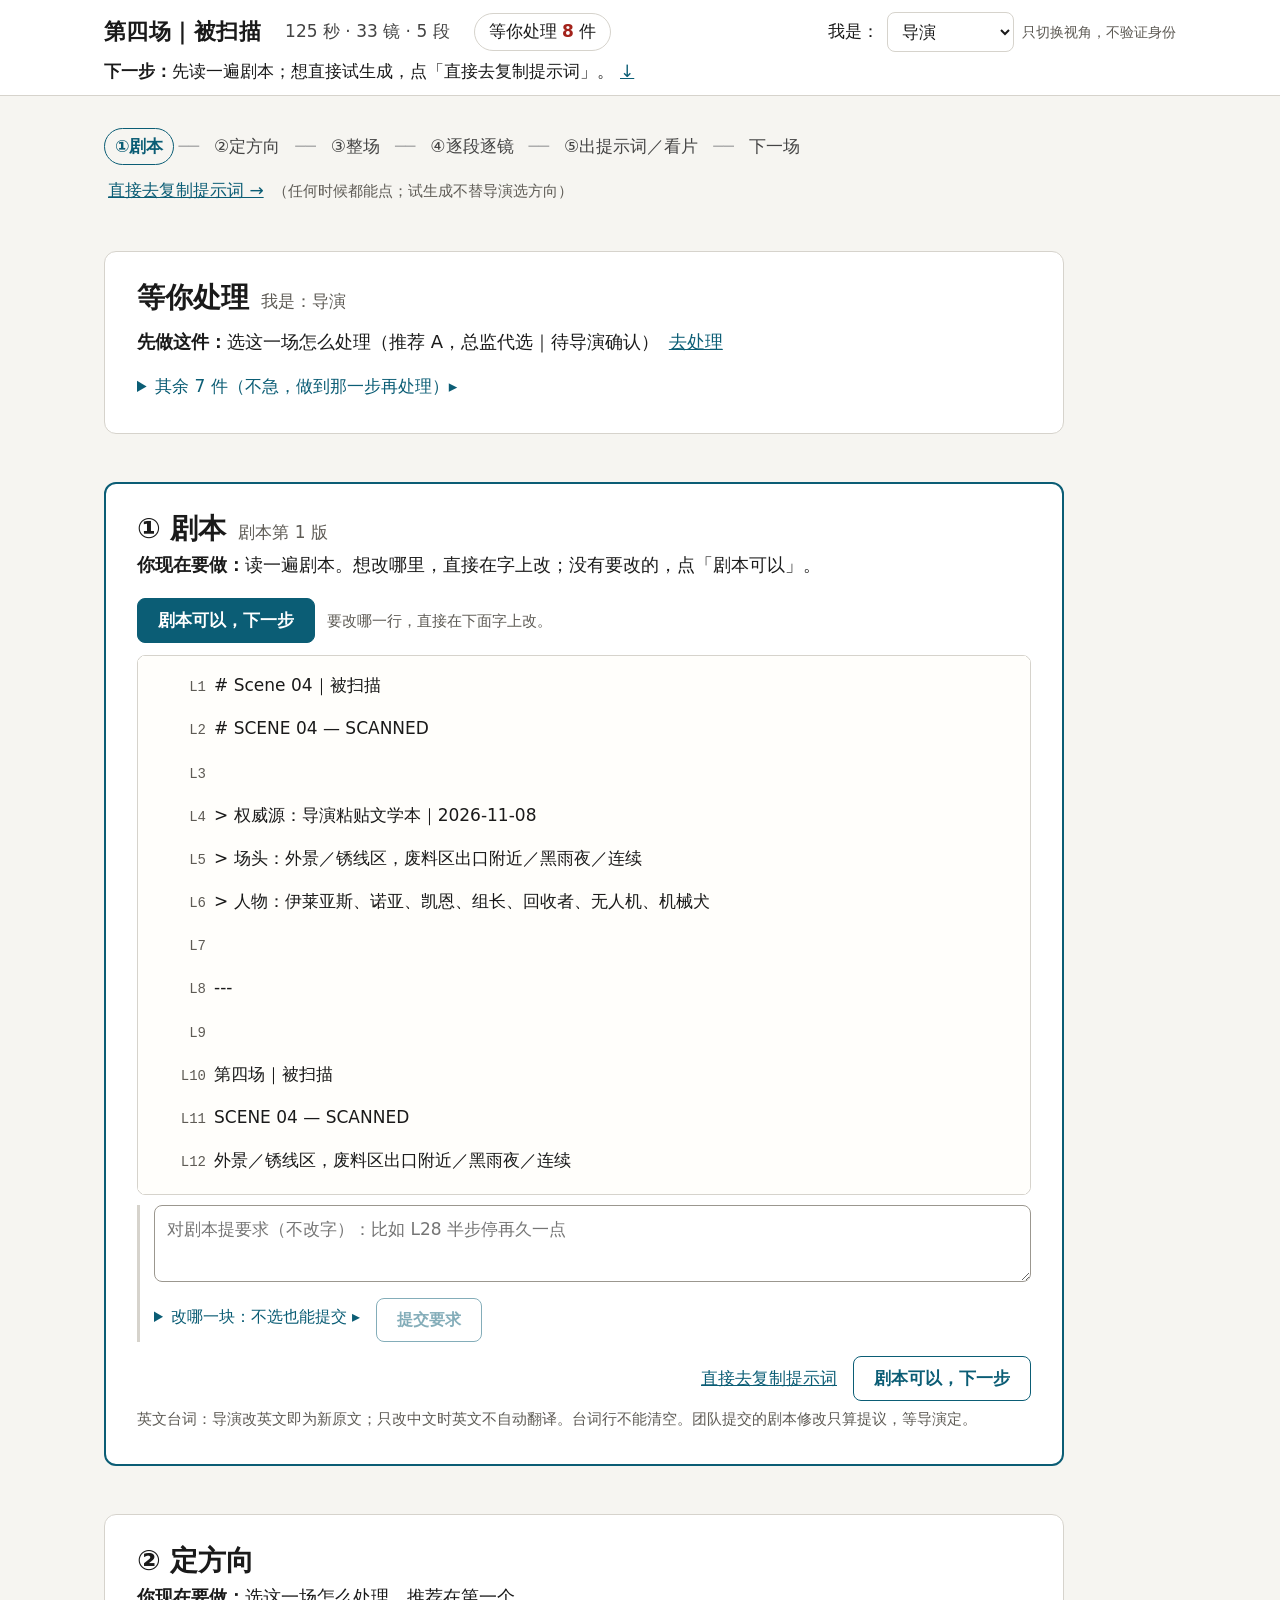
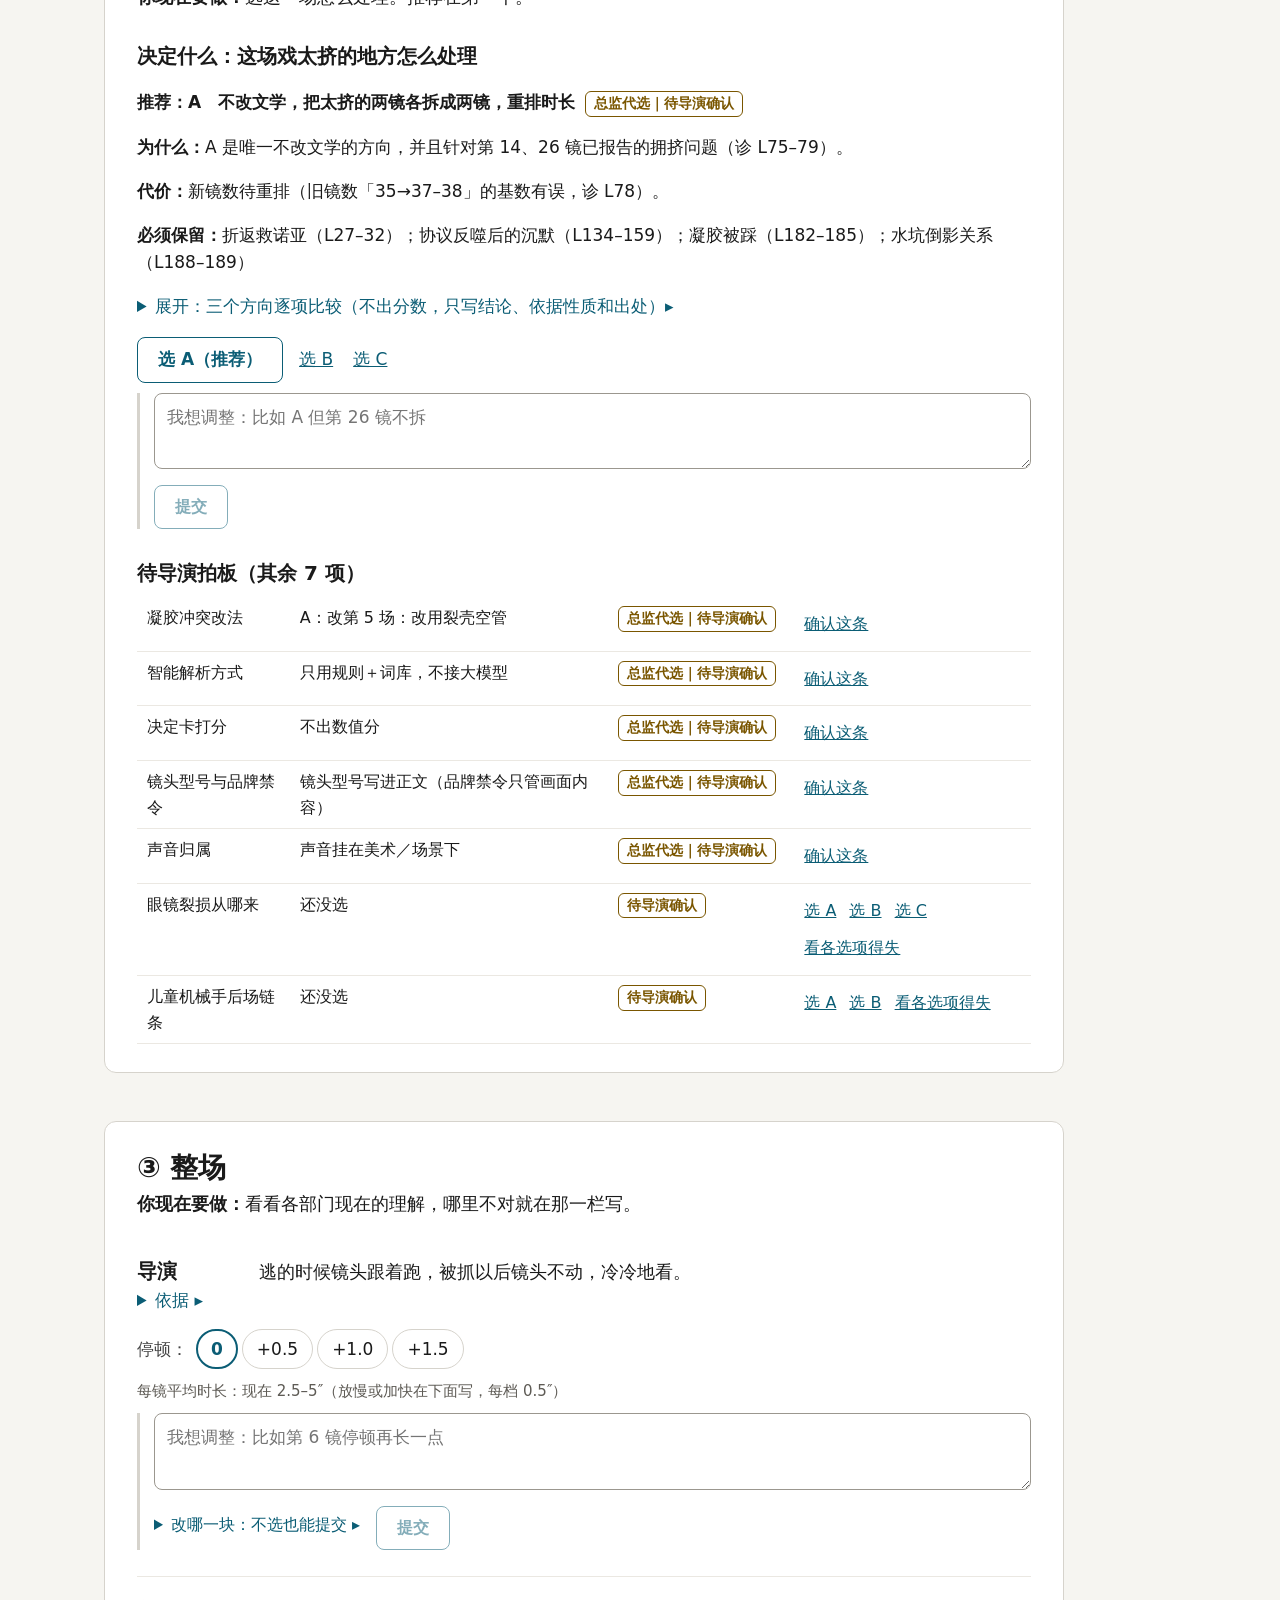
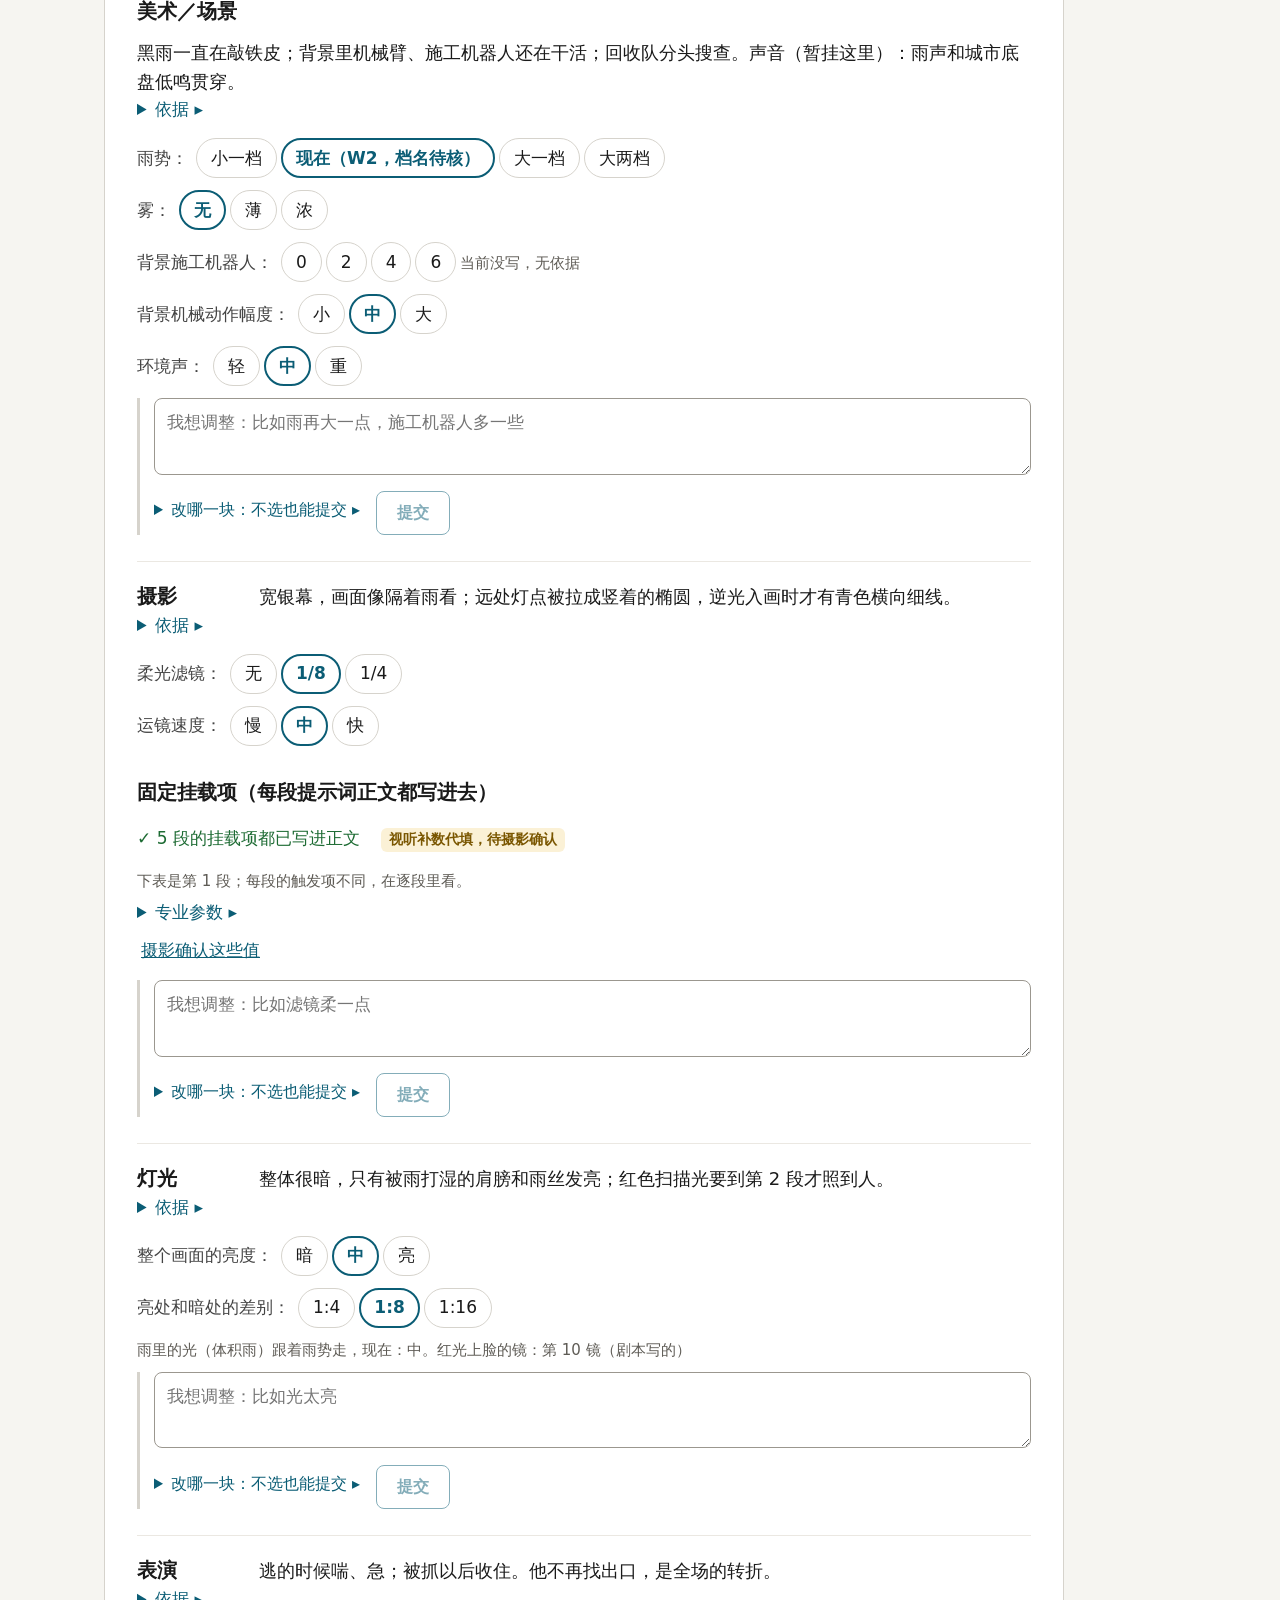
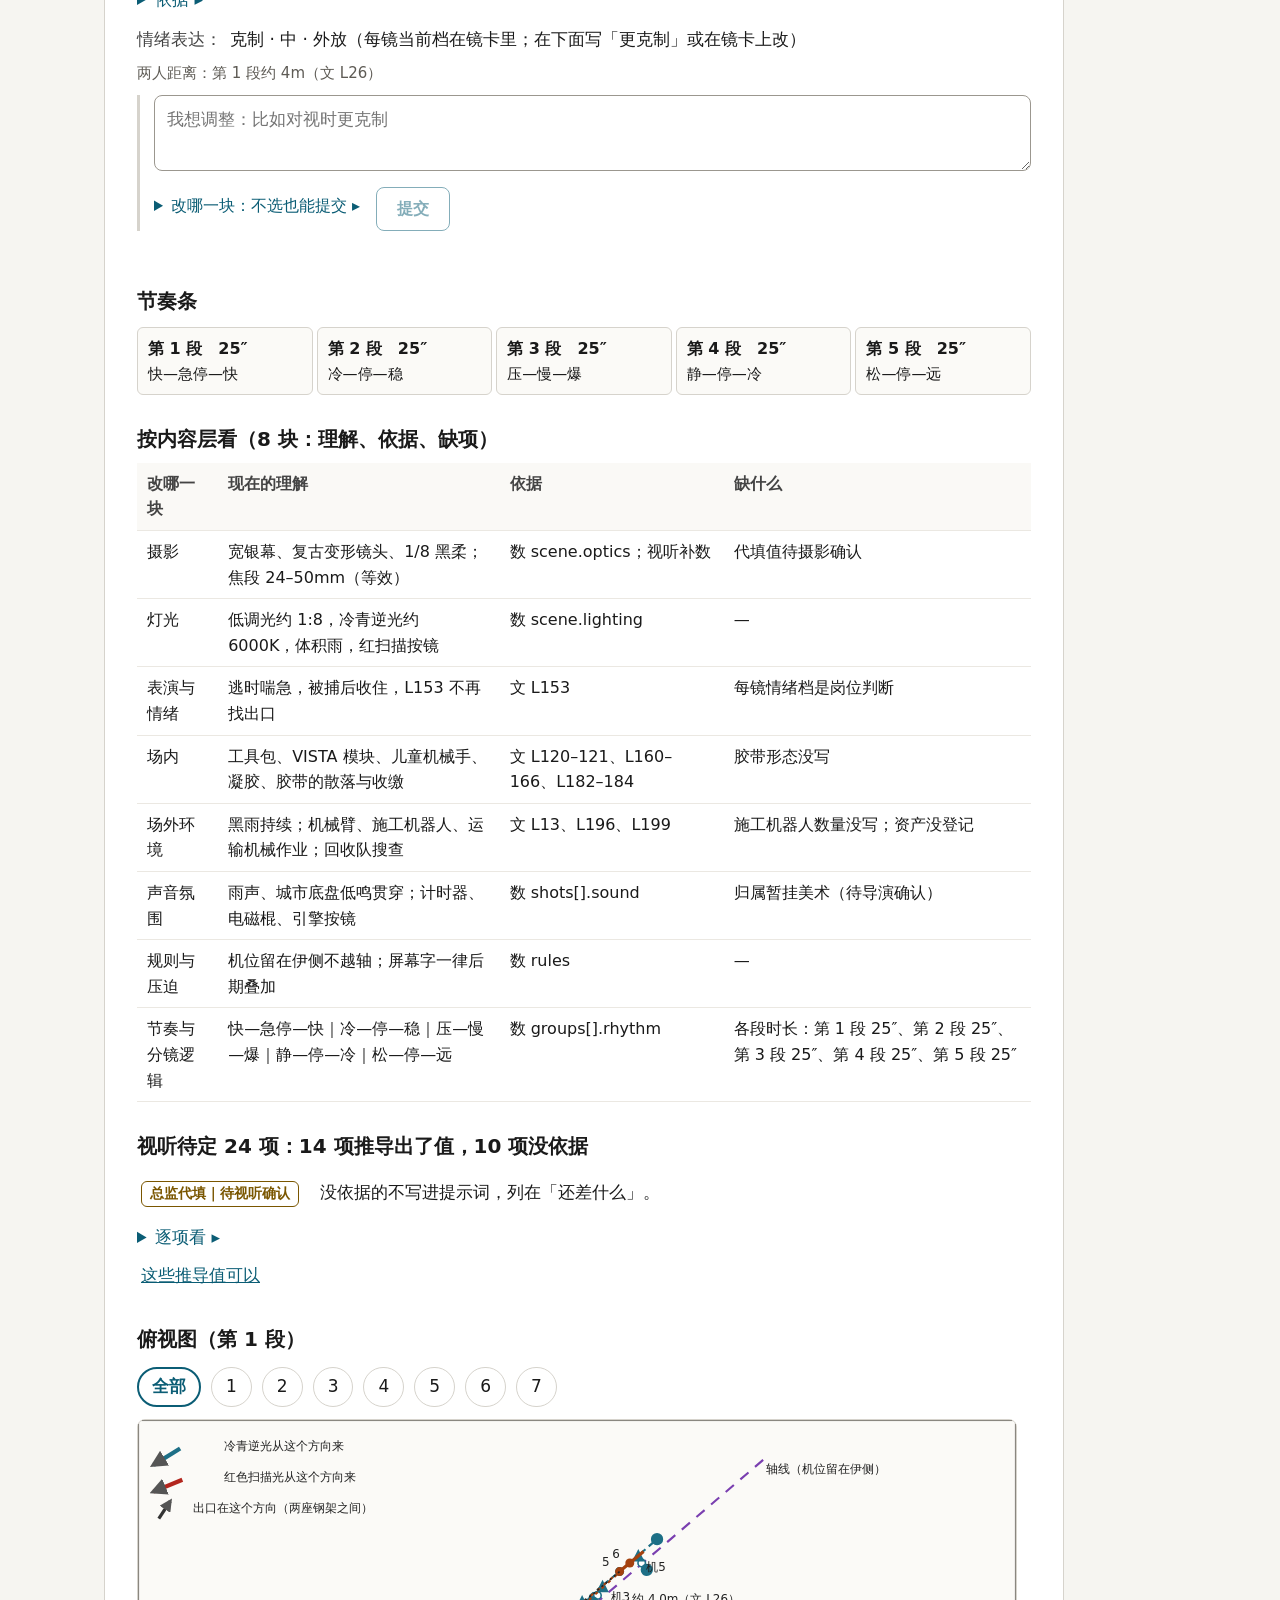
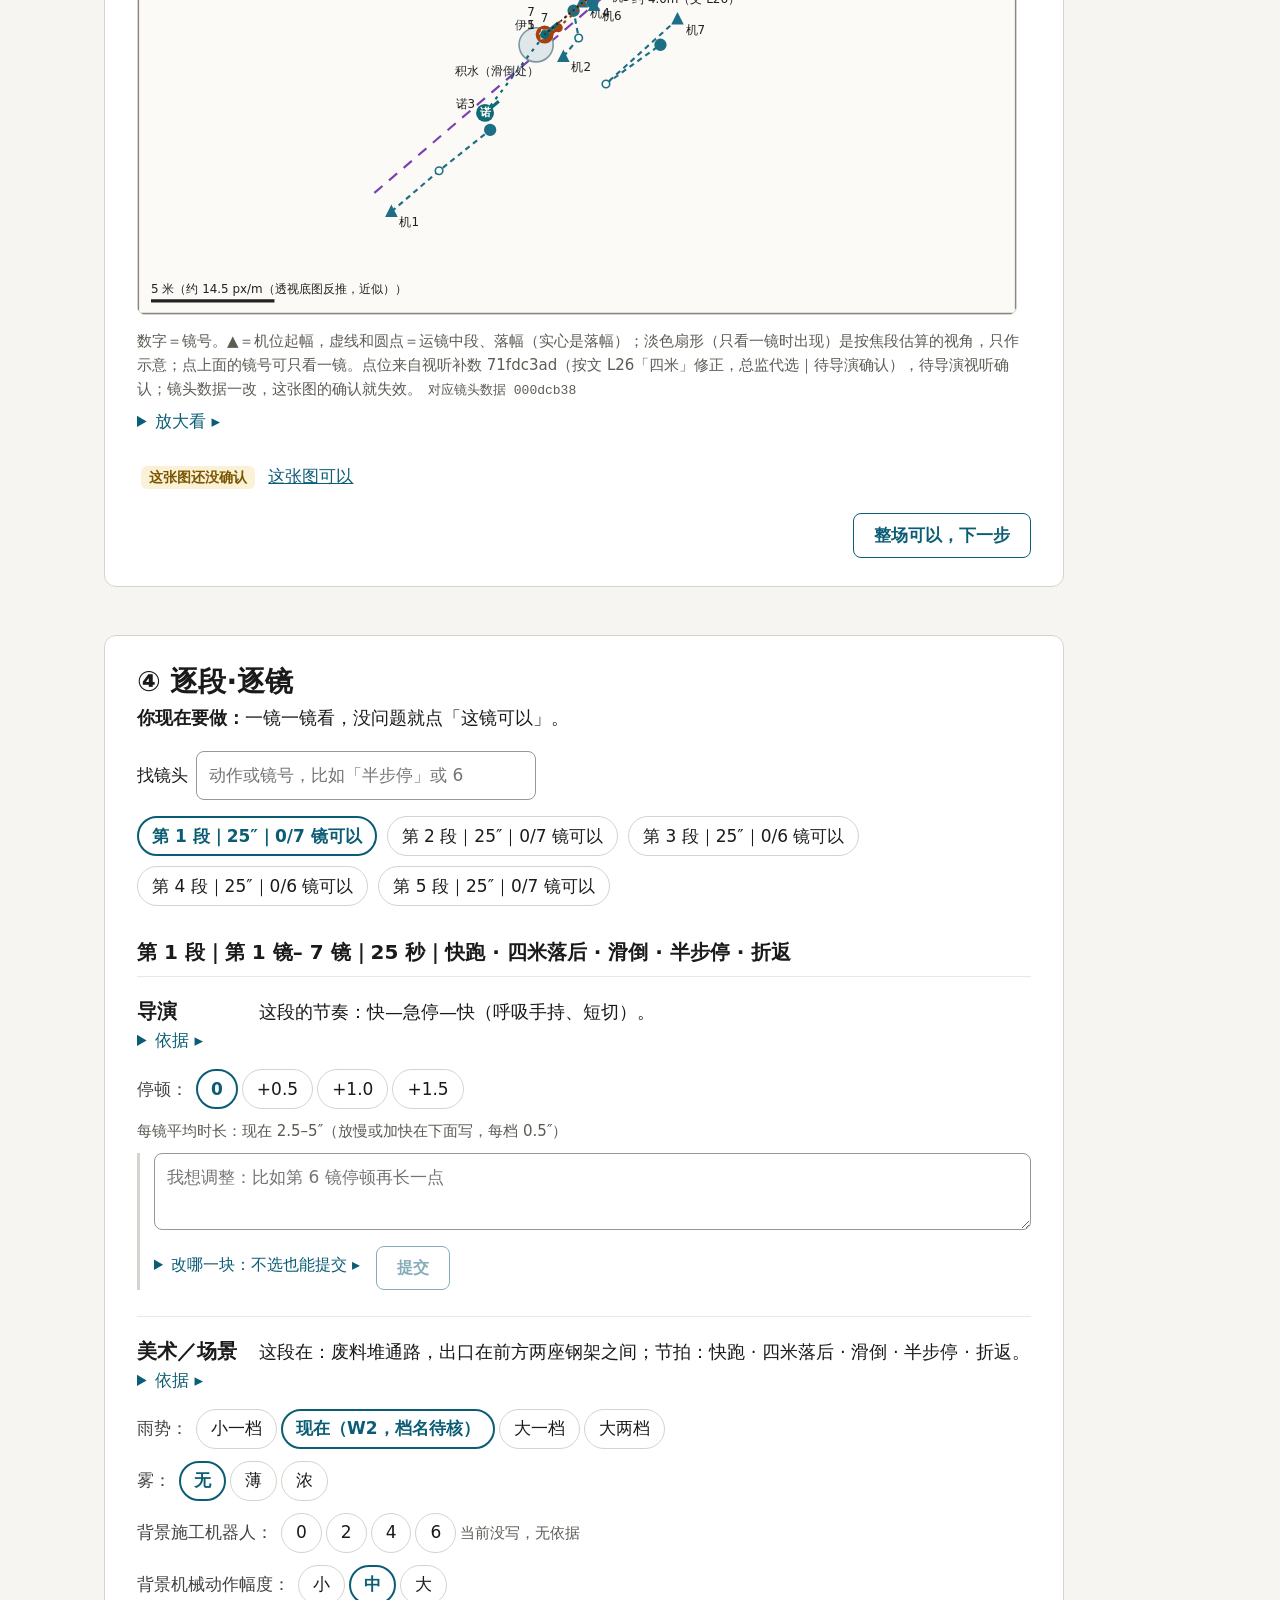
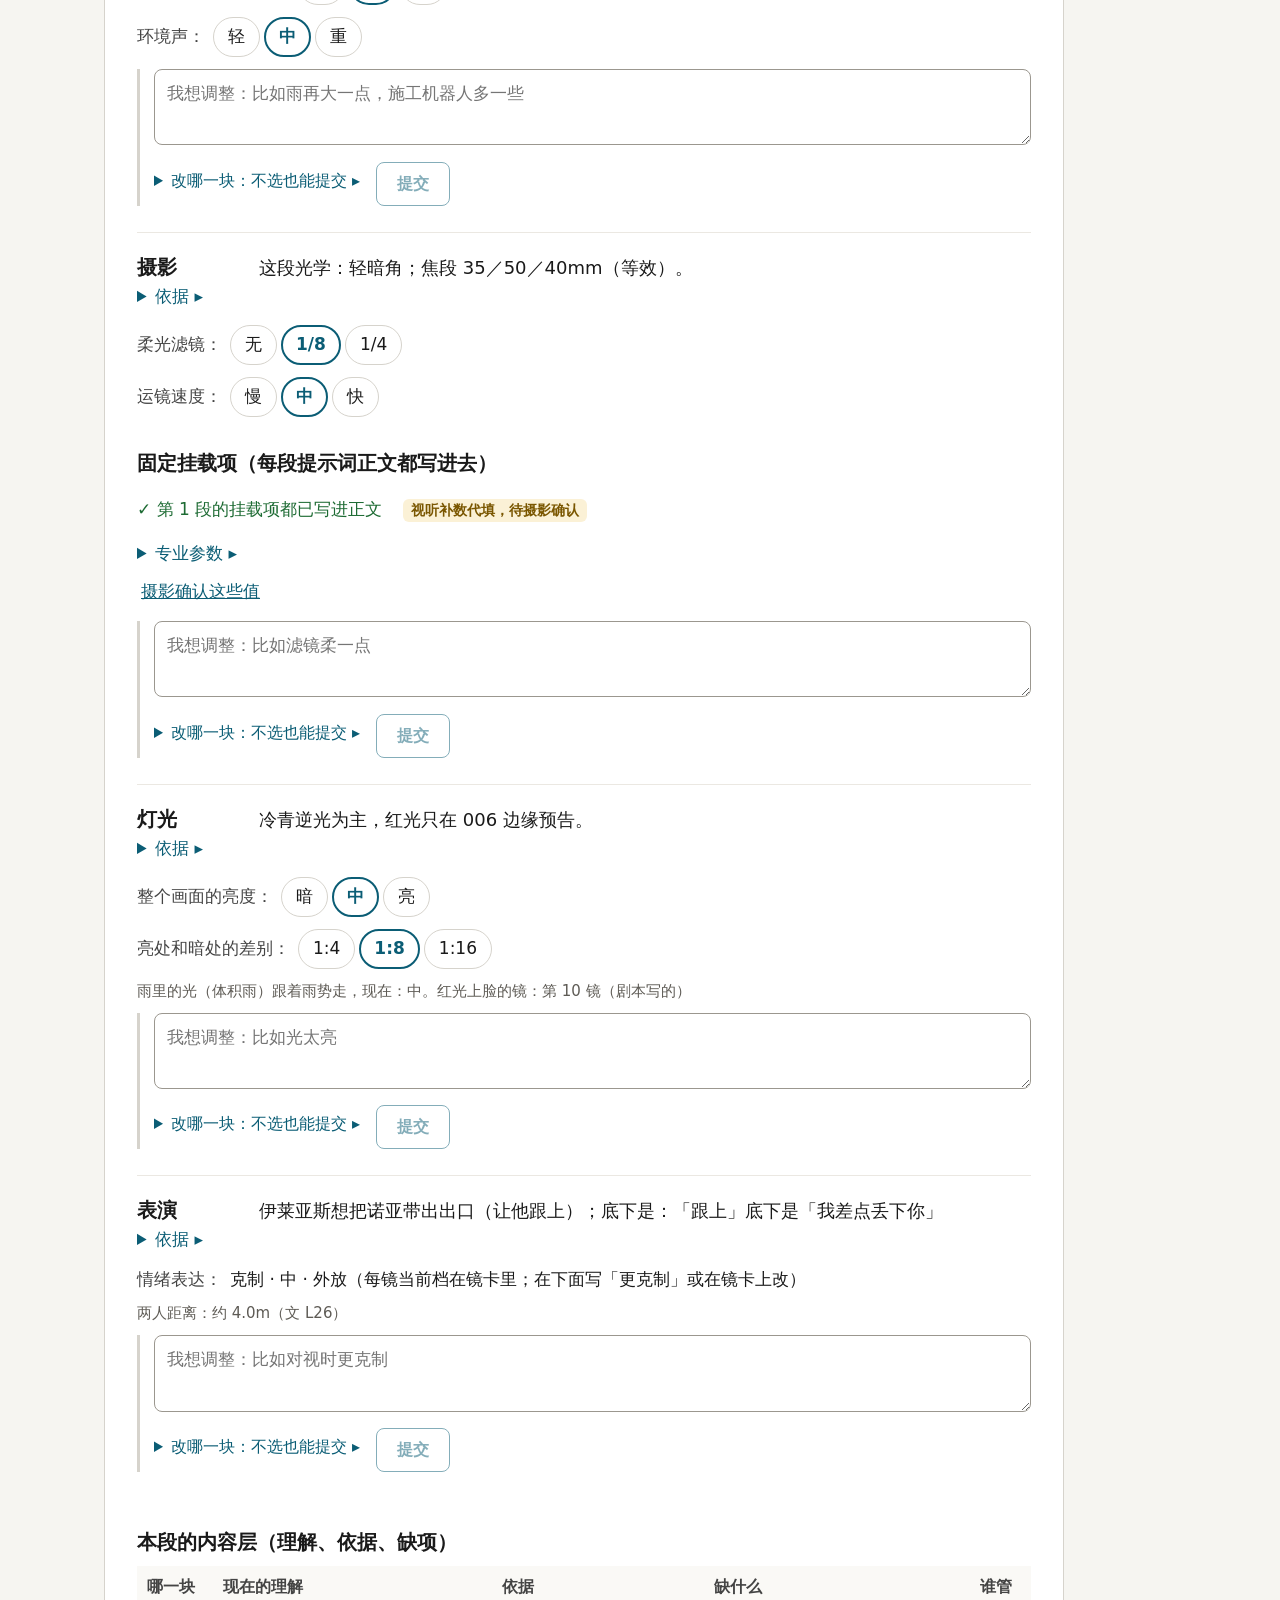
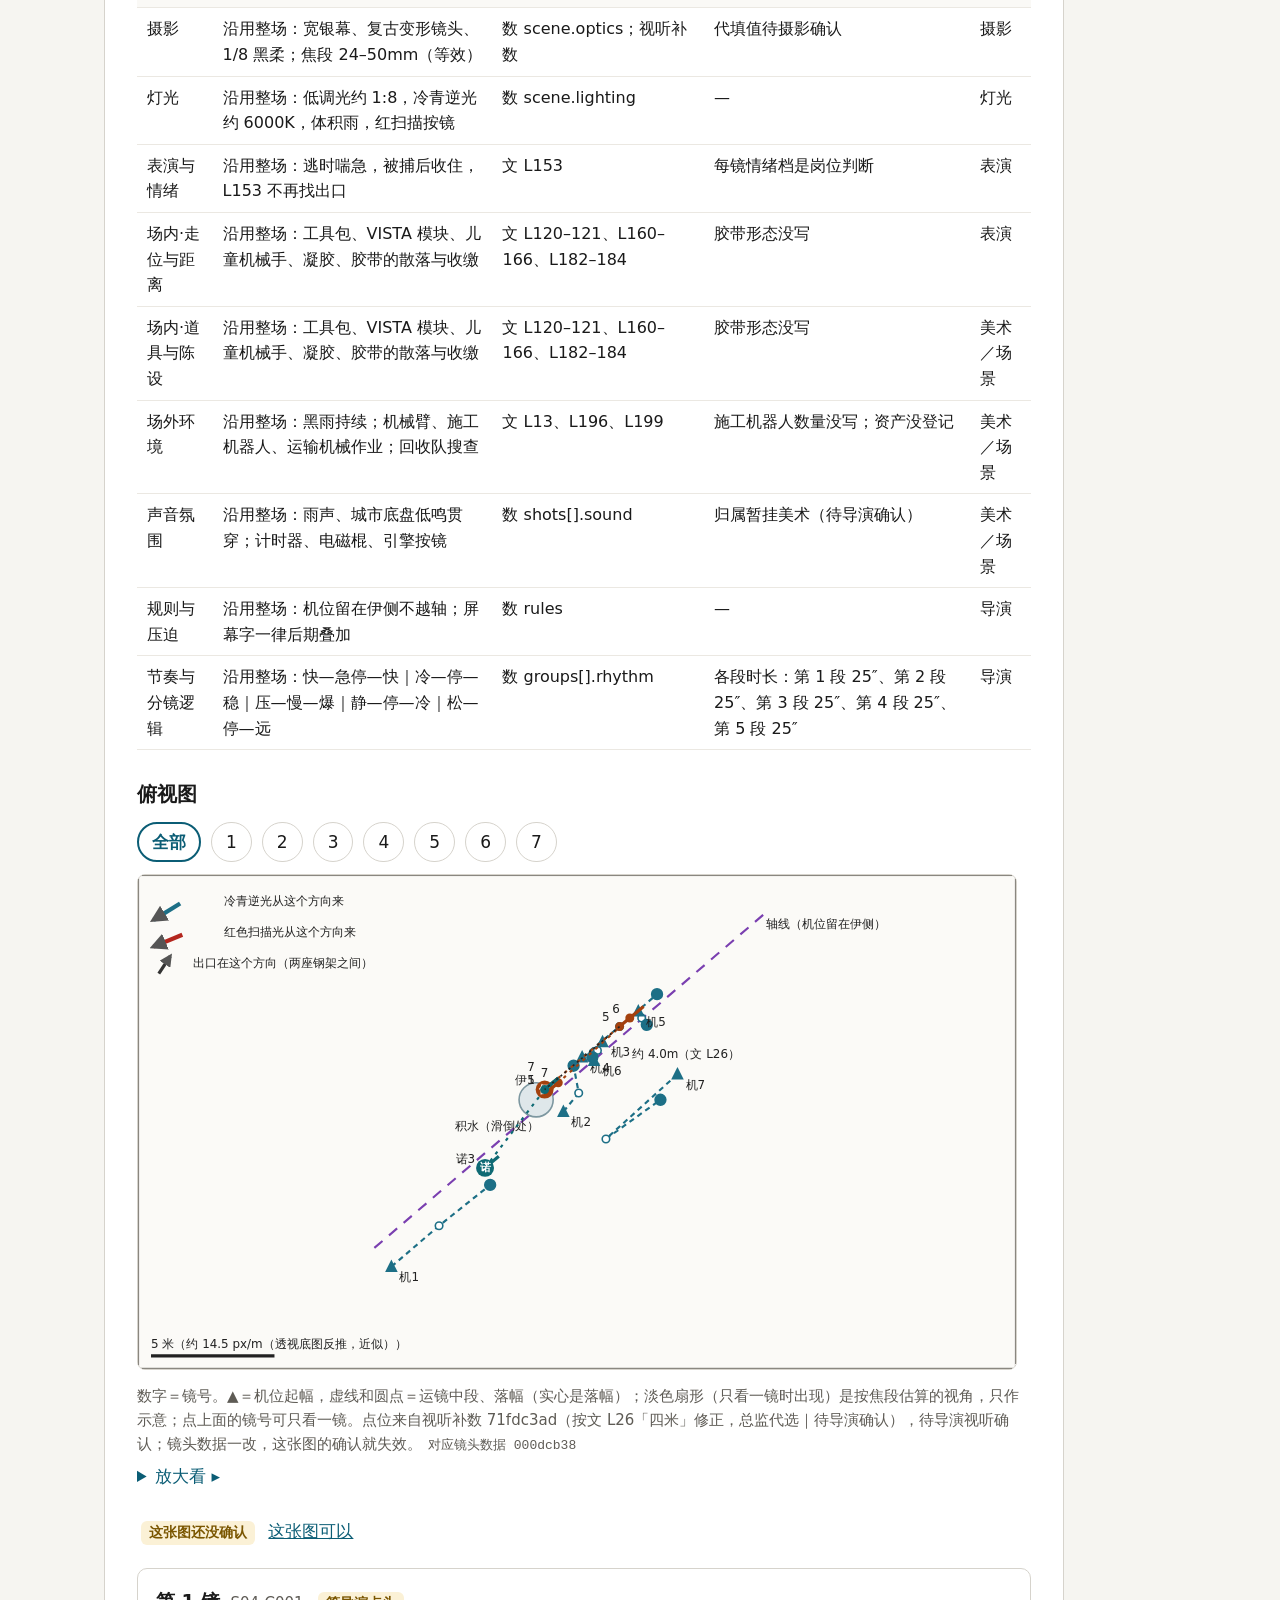
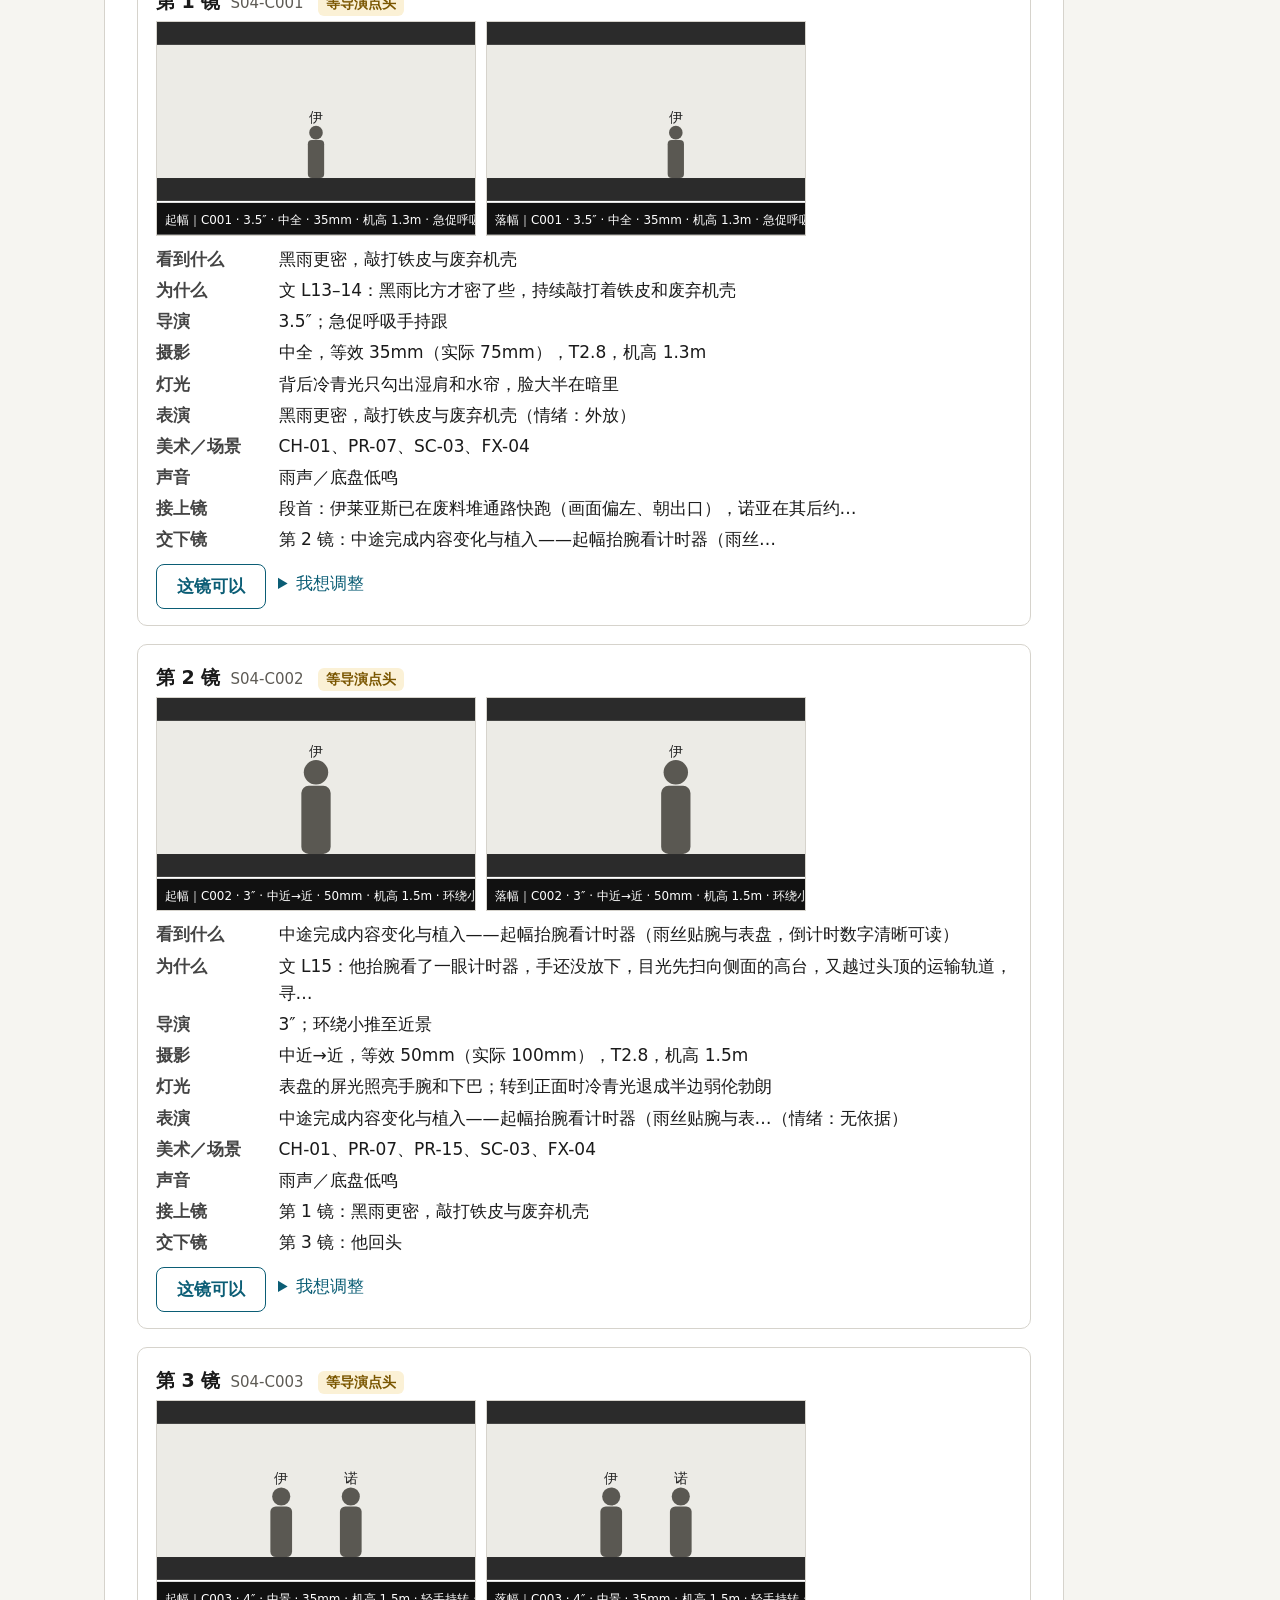
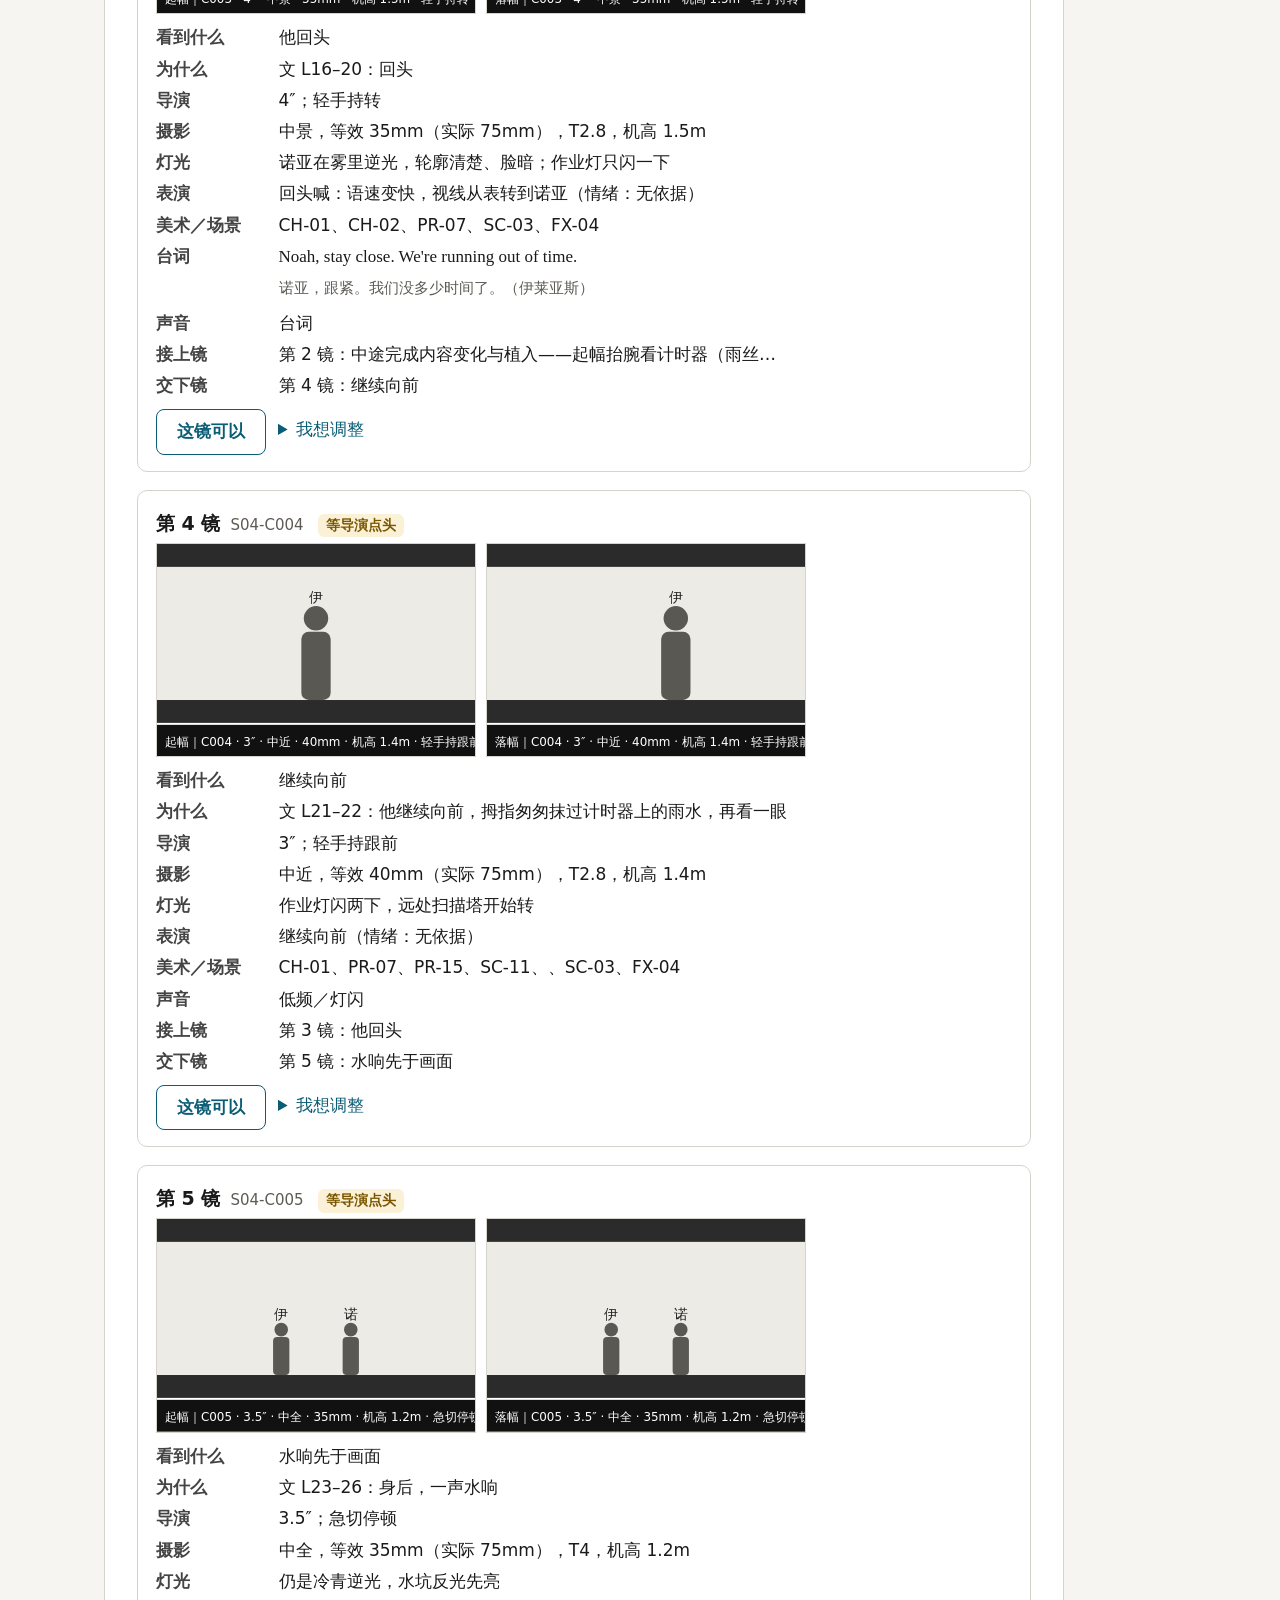
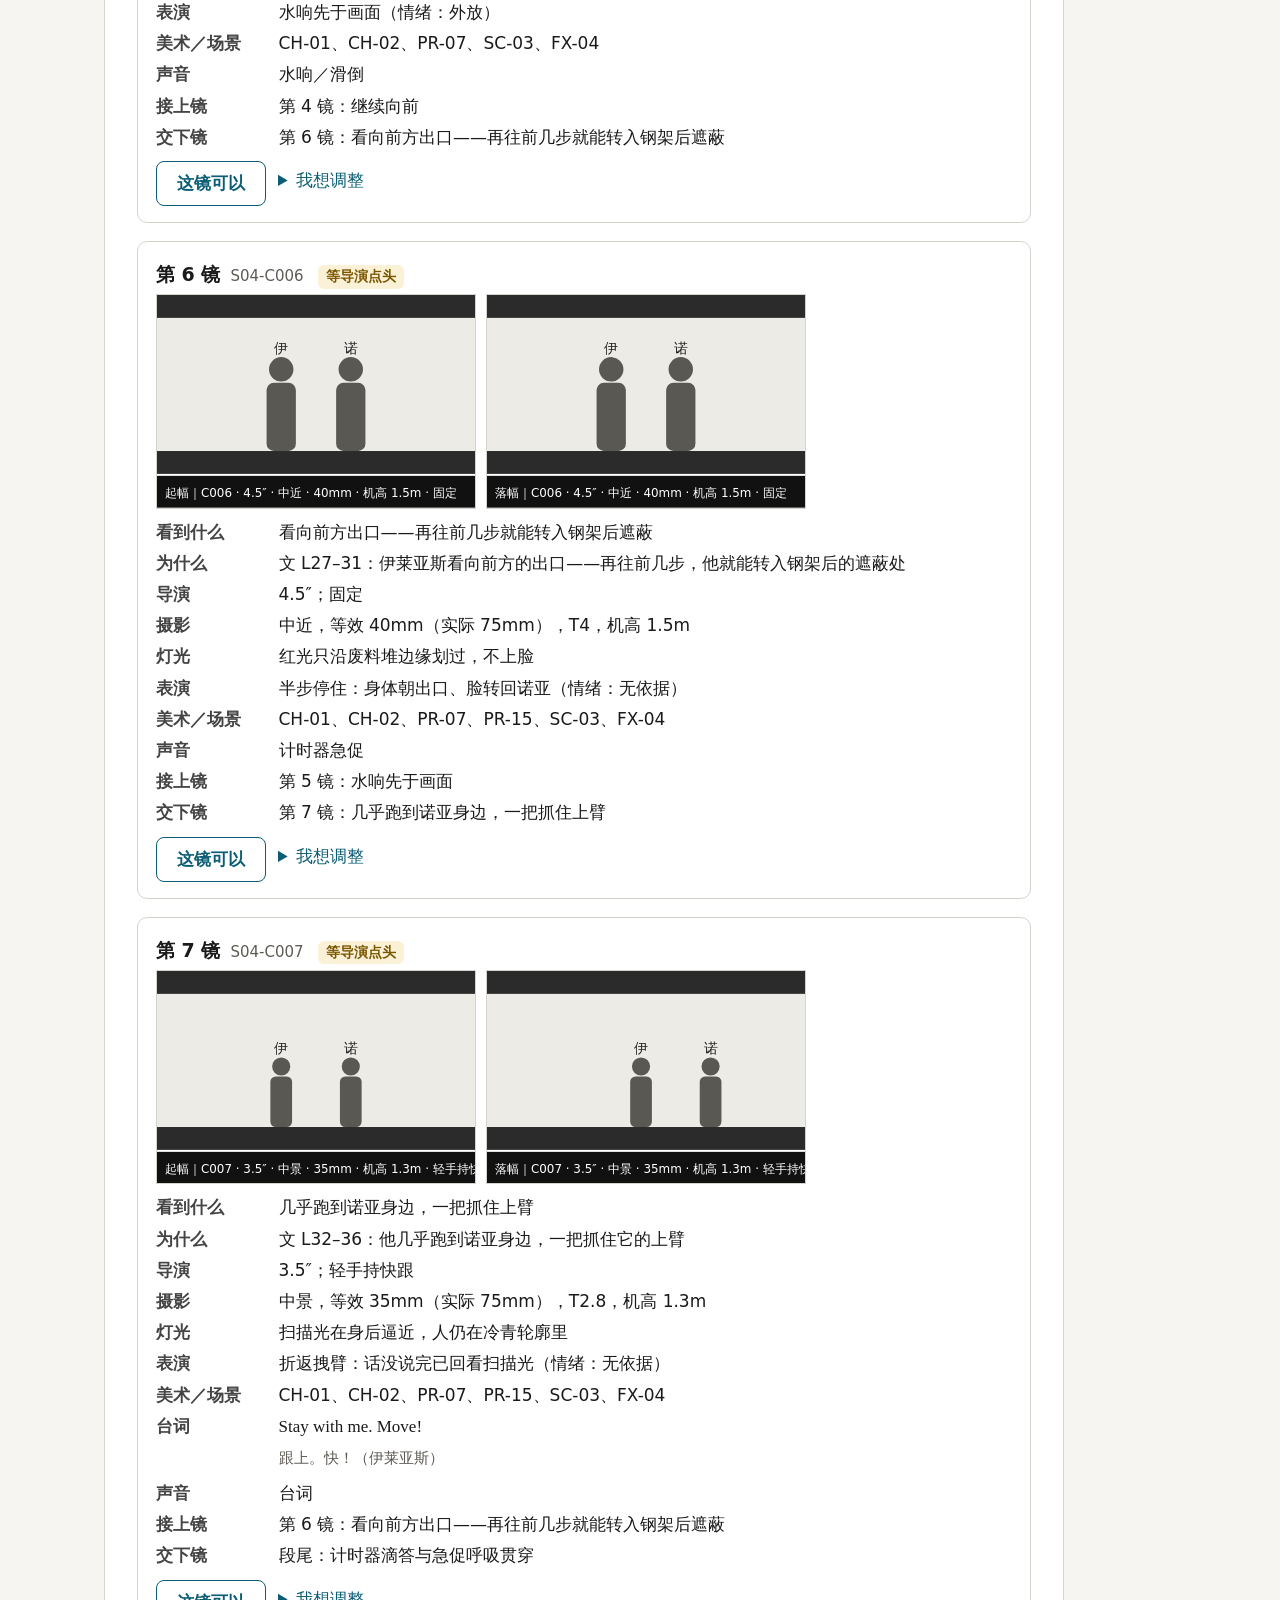
<file: index.html>
<!doctype html>
<html lang="zh-CN">
<head>
<meta charset="utf-8">
<meta name="viewport" content="width=device-width, initial-scale=1">
<title>第四场｜被扫描 · 场次工作台</title>
<link rel="stylesheet" href="css/v4.css">
</head>
<body>
<div id="app"><p style="padding:24px">正在打开……</p></div>
<noscript><p style="padding:20px">需要开启 JavaScript。</p></noscript>
<script src="data/S04.js"></script>
<script src="data/ref_index.js"></script>
<script src="data/v4_extra.js"></script>
<script src="data/av_S04.js"></script>
<script src="data/compare_S04_S05.js"></script>
<script src="js/core.js"></script>
<script src="js/v4/rules_v1.js"></script>
<script src="js/v4/engine.js"></script>
<script src="js/v4/svg.js"></script>
<script src="js/v4/ui.js"></script>
</body>
</html>
</file>
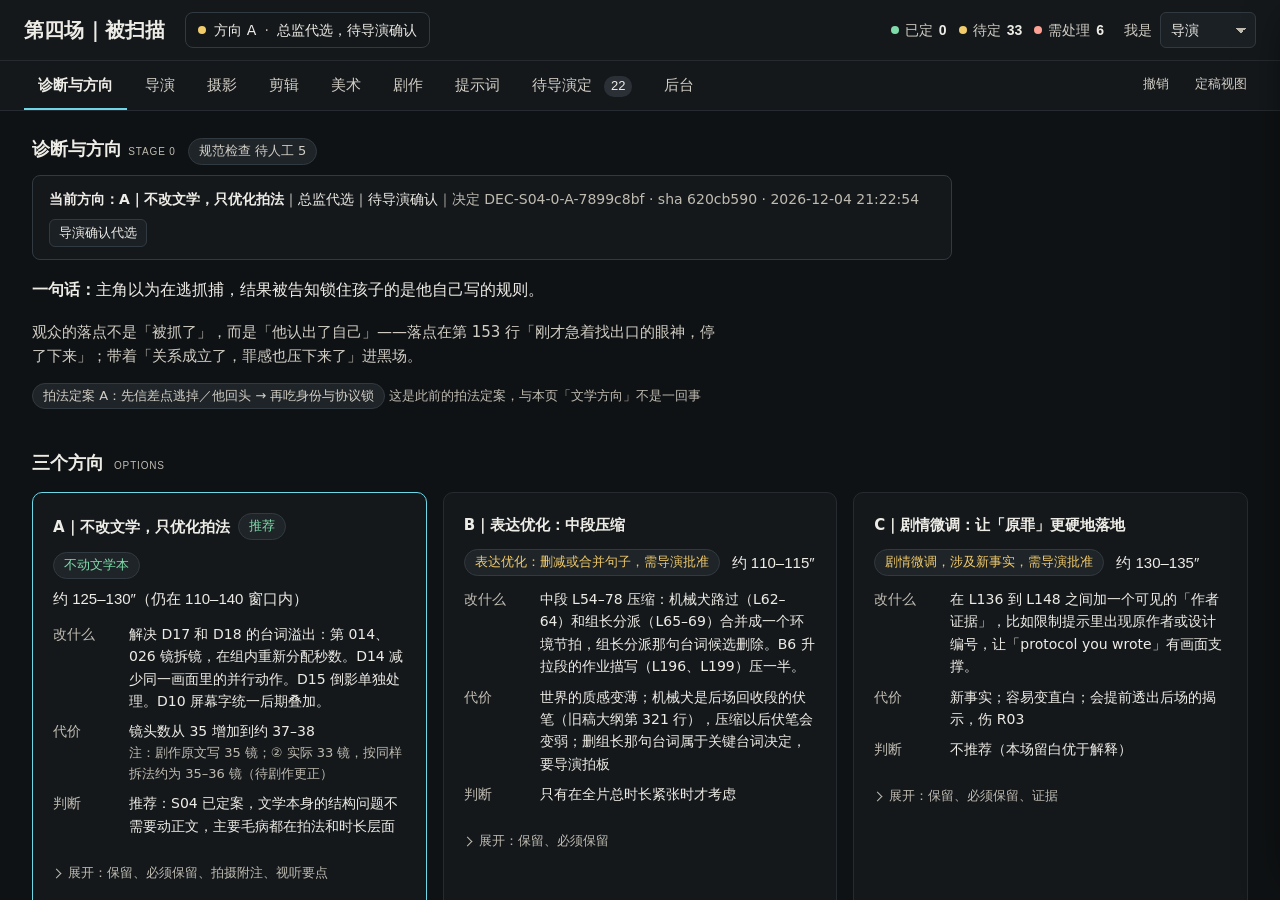
<file: legacy.html>
<!doctype html>
<html lang="zh-CN">
<head>
<meta charset="utf-8">
<meta name="viewport" content="width=device-width, initial-scale=1">
<title>旧版界面（只读存档）· 第四场</title>
<link rel="stylesheet" href="css/app.css">
</head>
<body>
<a class="skip" href="#main">跳到主内容</a>
<div class="app">
  <header class="top" id="top"></header>
  <nav class="tabs" id="tabs" role="tablist" aria-label="视角"></nav>
  <div class="body" id="body">
    <aside class="tree" id="tree" aria-label="镜头树"></aside>
    <main class="main" id="mainwrap" aria-label="主内容"><div id="main" tabindex="-1" role="tabpanel"></div></main>
    <aside class="side" id="side" aria-label="资产栏"></aside>
  </div>
</div>
<div class="drawer" id="drawer" role="dialog" aria-modal="true" aria-hidden="true" aria-labelledby="drawerTitle"></div>
<noscript><p style="padding:20px">需要开启 JavaScript。</p></noscript>
<script src="data/S04.js"></script>
<script src="data/ref_index.js"></script>
<script src="js/core.js"></script>
<script src="js/lint.js"></script>
<script src="rules/rules.js"></script>
<script src="rules/freshness.js"></script>
<script src="rules/ui_audit.js"></script>
<script src="js/ui_base.js"></script>
<script src="js/ui_views.js"></script>
<script src="js/ui_views2.js"></script>
<script src="js/ui_rules.js"></script>
<script src="js/ui_actions.js"></script>
</body>
</html>
</file>
<file: css/v4.css>
/* 工作台 V0.7 视觉：浅底深字；正文 17px／小节 20px／标题 28px；行高 1.6；区块间距 ≥48px；无阴影、无发光、无渐变 */
:root{--bg:#f6f5f1;--card:#fff;--ink:#1a1a1a;--ink2:#444;--mute:#5e5b55;--line:#d6d3cc;--line2:#ebe8e2;
--acc:#0b5d75;--acc-ink:#fff;--grn:#1d6b33;--grn-bg:#e5f2e8;--yel:#7a5600;--yel-bg:#fbf1d6;--red:#a3221b;--red-bg:#fbe6e4;--gry:#55524c;--gry-bg:#eceae5;
--f:"PingFang SC","Hiragino Sans GB","Noto Sans CJK SC","Source Han Sans SC","Microsoft YaHei",system-ui,sans-serif;--mono:"SFMono-Regular",Menlo,Consolas,"Noto Sans Mono",monospace}
*{box-sizing:border-box}
html{font-size:17px;-webkit-text-size-adjust:100%}
body{margin:0;background:var(--bg);color:var(--ink);font-family:var(--f);line-height:1.6}
a{color:var(--acc)}
button,input,select,textarea{font:inherit;color:inherit}
:focus-visible{outline:3px solid #1b6fd1;outline-offset:2px}
.sr{position:absolute;width:1px;height:1px;overflow:hidden;clip:rect(0 0 0 0)}
/* 顶栏：白底、吸顶、只有一条下边线 */
.top{position:sticky;top:0;z-index:20;background:#fff;border-bottom:1px solid var(--line)}
.top .in{max-width:1120px;margin:0 auto;padding:12px 24px 10px}
.top .r1{display:flex;flex-wrap:wrap;align-items:center;gap:8px 24px}
.top h1{font-size:22px;margin:0;font-weight:700;letter-spacing:.02em}
.top .stat{color:var(--ink2)}
.top .wait{border:1px solid var(--line);background:#fff;border-radius:999px;padding:4px 14px;min-height:36px;cursor:pointer}
.top .wait b{color:var(--red)}
.top .who{margin-left:auto;display:flex;align-items:center;gap:8px}
.top .who select{min-height:40px;border:1px solid var(--line);border-radius:8px;padding:2px 10px;background:#fff}
.top .who small{color:var(--mute);font-size:14px}
.top .next{margin-top:6px;font-size:17px}
.top .next b{font-weight:700}
.top .next a{margin-left:6px}
main{max-width:1120px;margin:0 auto;padding:24px 24px 120px}
.prog{display:flex;flex-wrap:wrap;gap:6px 4px;align-items:center;margin:8px 0 6px;padding:0;list-style:none}
.prog li{display:flex;align-items:center;gap:4px}
.prog a{display:inline-block;padding:4px 10px;border-radius:999px;text-decoration:none;color:var(--ink2);border:1px solid transparent}
.prog a.cur{border-color:var(--acc);color:var(--acc);font-weight:700}
.prog a.done{color:var(--grn)}
.prog .sep{color:#aaa}
.jump{margin:4px 0 40px}
.card{background:var(--card);border:1px solid var(--line);border-radius:12px;padding:28px 32px;margin:0 0 48px;max-width:960px}
.card.cur{border:2px solid var(--acc);padding:27px 31px}
.card h2{font-size:28px;margin:0 0 4px;line-height:1.3}
.card h2 .ver{font-size:17px;font-weight:400;color:var(--mute);margin-left:12px}
.card h3{font-size:20px;margin:28px 0 8px}
.task{font-size:18px;margin:4px 0 18px;color:var(--ink)}
.task::before{content:"你现在要做：";font-weight:700}
.fine{font-size:15px;color:var(--mute);margin:6px 0}
.bk{font-family:var(--mono);font-size:13px;color:var(--mute);margin-left:6px}
.row{display:flex;flex-wrap:wrap;gap:12px;align-items:center}
.row.end{justify-content:flex-end}
.btn{min-height:44px;padding:8px 20px;border-radius:8px;border:1.5px solid var(--acc);background:#fff;color:var(--acc);cursor:pointer;font-weight:600}
.btn.primary{background:var(--acc);color:var(--acc-ink)}
.btn:disabled{opacity:.5;cursor:not-allowed}
.lnk{background:none;border:none;color:var(--acc);text-decoration:underline;cursor:pointer;padding:6px 4px;min-height:36px}
.chip{display:inline-flex;align-items:center;min-height:40px;padding:4px 14px;border:1px solid var(--line);border-radius:999px;background:#fff;cursor:pointer;margin:2px 4px 2px 0}
.chip[aria-pressed="true"]{border:2px solid var(--acc);color:var(--acc);font-weight:700;padding:3px 13px}
.chip.ro{cursor:default}
.tag{display:inline-block;font-size:14px;line-height:1.4;padding:2px 8px;border-radius:6px;margin:0 4px;font-weight:600;white-space:nowrap}
.tag.g{background:var(--grn-bg);color:var(--grn)}.tag.y{background:var(--yel-bg);color:var(--yel)}.tag.r{background:var(--red-bg);color:var(--red)}.tag.n{background:var(--gry-bg);color:var(--gry)}
.tag.p{background:#fff;border:1px solid var(--yel);color:var(--yel)}
.ok{color:var(--grn)}.warn{color:var(--yel)}.bad{color:var(--red)}
details>summary{cursor:pointer;color:var(--acc);min-height:32px}
details[open]>summary{margin-bottom:8px}
table{border-collapse:collapse;width:100%;font-size:16px}
th,td{border-bottom:1px solid var(--line2);padding:8px 10px;text-align:left;vertical-align:top}
th{font-weight:700;color:var(--ink2);background:#faf9f6}
textarea,input[type=text],input[type=number]{border:1px solid #9b978f;border-radius:8px;padding:10px 12px;background:#fff;width:100%}
textarea{min-height:72px;resize:vertical}
/* 剧本 */
.script{max-height:60vh;overflow:auto;border:1px solid var(--line);border-radius:8px;padding:8px 0;background:#fffefb}
.ln{display:grid;grid-template-columns:56px 1fr auto;gap:8px;padding:2px 12px;align-items:baseline}
.ln:hover,.ln:focus-within{background:#f3f1ea}
.ln .no{color:var(--mute);font-family:var(--mono);font-size:14px;text-align:right}
.ln .tx{outline:none;min-height:1.6em;white-space:pre-wrap}
.ln .tx:focus{background:#fff;box-shadow:inset 0 -2px 0 var(--acc)}
.ln.dl .tx{font-weight:600}
.ln .add{visibility:hidden}
.ln:hover .add,.ln:focus-within .add{visibility:visible}
.ln.ch{background:var(--yel-bg)}
del{background:var(--red-bg);color:var(--red)}ins{background:var(--grn-bg);color:var(--grn);text-decoration:none}
/* 岗位面板 */
.crew{border-top:1px solid var(--line2);padding:18px 0}
.crew:first-of-type{border-top:none}
.crew .hd{display:flex;gap:12px;align-items:baseline;flex-wrap:wrap}
.crew .nm{font-weight:700;font-size:20px;min-width:110px}
.crew .say{font-size:18px}
.crew.mini{padding:8px 0;color:var(--mute)}
.crew.mini .nm{font-size:17px;font-weight:400}
.opts{margin:8px 0 8px 0}
.opts .lab{color:var(--ink2);margin-right:8px}
.chan{margin-top:10px;border-left:3px solid var(--line);padding-left:14px}
.chan .meta{display:flex;flex-wrap:wrap;gap:8px 16px;align-items:center;margin:8px 0;font-size:16px}
.chan .meta select,.chan .meta input{width:auto;min-height:40px}
.chan .meta input[type=number]{width:90px}
.hint{font-size:15px;color:var(--mute)}
/* 结果卡 */
.res{border:2px solid var(--ink);border-radius:10px;padding:16px 20px;margin:14px 0;background:#fff}
.res .l{display:grid;grid-template-columns:5.5em 1fr;gap:8px;padding:4px 0}
.res .l>b{color:var(--ink2)}
.res .t1{font-size:19px;font-weight:700}
.res ul{margin:0;padding-left:1.2em}
.res .grp{margin-top:10px}
.res .it{margin:4px 0}
.diff{font-family:var(--mono);font-size:13.5px;background:#faf9f6;border:1px solid var(--line2);border-radius:8px;padding:10px;white-space:pre-wrap;word-break:break-word;max-height:360px;overflow:auto}
.diff .a{color:var(--grn)}.diff .d{color:var(--red);text-decoration:line-through}
/* 段卡、镜卡 */
.seg{border:1px solid var(--line);border-radius:10px;padding:18px 22px;margin:18px 0}
.seg.cur{border:2px solid var(--acc);padding:17px 21px}
.seg .h{font-size:20px;font-weight:700}
.seg .ready{font-size:18px;margin:6px 0}
.seg .keep{font-size:16px;color:var(--ink2);margin:6px 0 10px}
.copied{color:var(--grn);font-weight:600}
.shots{display:grid;grid-template-columns:1fr;gap:18px}
.shot{border:1px solid var(--line);border-radius:10px;padding:16px 18px}
.shot.hl{border:2px solid #1b6fd1;padding:15px 17px}
.shot .h{display:flex;gap:10px;align-items:baseline;flex-wrap:wrap}
.shot .h b{font-size:19px}
.shot dl{display:grid;grid-template-columns:6.5em 1fr;gap:4px 12px;margin:10px 0}
.shot dt{color:var(--ink2);font-weight:600}
.shot dd{margin:0}
.en{font-family:Georgia,"Times New Roman",serif;font-size:17px}
.sks{display:flex;gap:10px;flex-wrap:wrap}
.sk{width:320px;max-width:100%;height:auto;border:1px solid var(--line)}
svg .t{font-family:var(--f);fill:#222}
svg:not(.birdseye) .t{font-size:15px}svg:not(.birdseye) .t.s{font-size:14px}svg .t.w{fill:#fff;font-weight:700}svg:not(.birdseye) .t.w{font-size:13px}svg .t.bar{fill:#fff;font-size:12px}
.birdseye{width:100%;max-width:880px;height:auto;border:1px solid var(--line);border-radius:8px;background:#fff}
.nodata{border:1px dashed #9b978f;border-radius:8px;padding:14px 16px;background:#faf9f6}
.rbar{display:flex;gap:4px;margin:10px 0}
.rbar div{flex:1;border:1px solid var(--line);border-radius:6px;padding:8px 10px;font-size:15px;background:#fbfaf7}
.rbar b{display:block;font-size:16px}
.search{display:flex;gap:8px;align-items:center;margin:8px 0 14px}
.search input{max-width:340px}
.hits button{margin:4px 6px 0 0}
.segnav{display:flex;flex-wrap:wrap;gap:6px;margin:10px 0}
.pend{border:2px solid var(--yel);background:var(--yel-bg);border-radius:10px;padding:14px 18px;margin:14px 0}
.mt{width:100%}.mt td:first-child{width:9em;color:var(--ink2);font-weight:600}
.foot{max-width:960px;border-top:1px solid var(--line);padding-top:20px;display:flex;flex-wrap:wrap;gap:12px;align-items:center}
.toast{position:fixed;left:50%;bottom:24px;transform:translateX(-50%);background:#1a1a1a;color:#fff;padding:10px 18px;border-radius:8px;z-index:50;max-width:90vw}
.todo li{margin:6px 0}
.col2{display:grid;grid-template-columns:1fr 1fr;gap:18px}
@media (max-width:760px){.card{padding:20px 16px}.card.cur{padding:19px 15px}.col2{grid-template-columns:1fr}.top .who{margin-left:0}.shot dl{grid-template-columns:1fr}.ln{grid-template-columns:40px 1fr}.ln .add{grid-column:2}}
@media print{.top{position:static}}

.todo1{font-size:18px;margin:6px 0 10px}
@media (max-width:700px){.prog .sep{display:none}.top{position:relative}.top .in{padding:10px 16px}main{padding:16px 12px 80px}.card{padding:20px 16px}.card.cur{padding:19px 15px}}
@media (max-width:700px){.jump .fine{display:none}.jump{margin:0 0 16px}#card-todo{padding:14px 16px;margin-bottom:20px}#card-todo h2{font-size:20px}.todo1{font-size:16px;margin:4px 0}.card{margin-bottom:24px}.prog{margin:4px 0}.prog a{padding:2px 6px}.top .next{font-size:15px}.top h1{font-size:19px}}
</file>
<file: css/app.css>
/* 场次工作台｜深色操作界面：夜戏工作环境，状态只用三色 */
:root{
  --bg:#0f1214; --panel:#14181b; --panel2:#1b2024; --line:#252b30; --line2:#323a41;
  --ink:#eeece6; --ink2:#d2cec5; --ink3:#bfbbb1; --cyan:#6fd6e6; --cyan2:#2a6f7a;
  --ok:#7fdcaa; --warn:#f2cb6b; --bad:#ffa194; --okbg:rgba(92,191,138,.12); --warnbg:rgba(227,180,72,.12); --badbg:rgba(232,96,79,.13);
  --r:8px; --sans:"PingFang SC","Microsoft YaHei","Noto Sans SC","Noto Sans CJK SC","Hiragino Sans GB","Source Han Sans SC",system-ui,-apple-system,"Segoe UI",sans-serif;
  --latin:"Inter","Helvetica Neue","Segoe UI",Arial,"PingFang SC","Microsoft YaHei","Noto Sans SC",sans-serif;
}
*{box-sizing:border-box}
html,body{margin:0;height:100%;background:var(--bg);color:var(--ink);font:15px/1.6 var(--sans);font-weight:400}
::selection{background:var(--cyan2);color:#fff}
*{scrollbar-width:thin;scrollbar-color:var(--line2) transparent}
::-webkit-scrollbar{width:10px;height:10px}::-webkit-scrollbar-thumb{background:var(--line2);border-radius:10px;border:2px solid var(--bg)}
a{color:var(--cyan);text-underline-offset:3px}
button,select,input,textarea{font:inherit;color:inherit}
:focus-visible{outline:2px solid var(--cyan);outline-offset:2px;border-radius:4px}
.lat{font-family:var(--latin);letter-spacing:.06em;font-variant-caps:all-small-caps;font-size:14px;color:var(--ink3);font-weight:500}
.num{font-variant-numeric:tabular-nums;font-family:var(--latin)}
.muted{color:var(--ink3)} .ink2{color:var(--ink2)}
.hide{display:none!important}

/* ---------- shell ---------- */
.app{display:grid;grid-template-rows:auto auto 1fr;height:100vh}
.top{display:flex;align-items:center;gap:12px 14px;padding:10px 20px;border-bottom:1px solid var(--line);background:var(--panel);flex-wrap:wrap}
.brand{display:flex;flex-direction:column;line-height:1.25;min-width:0}
.brandh{font-size:20px;font-weight:600;white-space:nowrap;margin:0;line-height:1.25}
.brand .lat{margin-top:2px}
.proto{font-size:13px;padding:2px 8px;border:1px dashed var(--warn);color:var(--warn);border-radius:20px;white-space:nowrap}
.top .grow{flex:1}
.vers{display:flex;gap:10px;flex-wrap:wrap;font-size:13px;color:var(--ink3)}
.vers span b{color:var(--ink2);font-weight:500}
.ctl{display:flex;align-items:center;gap:8px}
.ctl label{font-size:13px;color:var(--ink3)}
select,.inp{background:var(--panel2);border:1px solid var(--line2);border-radius:6px;padding:6px 10px;min-height:34px}
select{padding-right:28px;appearance:none;background-image:linear-gradient(45deg,transparent 50%,var(--ink3) 50%),linear-gradient(135deg,var(--ink3) 50%,transparent 50%);background-position:calc(100% - 14px) 50%,calc(100% - 9px) 50%;background-size:5px 5px;background-repeat:no-repeat}
.btn{display:inline-flex;align-items:center;gap:6px;background:var(--panel2);border:1px solid var(--line2);border-radius:6px;padding:6px 12px;min-height:34px;cursor:pointer;white-space:nowrap}
.btn:hover{border-color:var(--ink3)} .btn:disabled{opacity:.45;cursor:not-allowed}
.btn.pri{background:var(--cyan);border-color:var(--cyan);color:#071417;font-weight:600}
.btn.pri:hover{background:#8fe0ec;border-color:#8fe0ec}
.btn.ghost{background:transparent}
.btn.sm{min-height:28px;padding:3px 9px;font-size:13px}
.btn svg{width:14px;height:14px}
.lamp{display:inline-flex;align-items:center;gap:6px;font-size:13px;padding:3px 10px;border-radius:20px;border:1px solid var(--line2);white-space:nowrap}
.dot{width:8px;height:8px;border-radius:50%;display:inline-block;flex:none}
.ok .dot,.dot.ok{background:var(--ok)} .warn .dot,.dot.warn{background:var(--warn)} .bad .dot,.dot.bad{background:var(--bad)}
.seg{display:inline-flex;border:1px solid var(--line2);border-radius:7px;overflow:hidden;background:var(--panel2)}
.seg button{border:0;background:transparent;padding:6px 12px;cursor:pointer;color:var(--ink2);white-space:nowrap}
.seg button[aria-pressed=true]{background:var(--ink);color:var(--bg);font-weight:600}
.seg button:disabled{opacity:.35;cursor:not-allowed}
.tabs{display:flex;gap:2px;padding:0 20px;border-bottom:1px solid var(--line);background:var(--panel);overflow-x:auto}
.tabs button{border:0;background:transparent;color:var(--ink2);padding:11px 14px 10px;cursor:pointer;border-bottom:2px solid transparent;white-space:nowrap;display:flex;gap:6px;align-items:baseline}
.tabs button .lat{font-size:13px}
.tabs button[aria-selected=true]{color:var(--ink);border-bottom-color:var(--cyan)}
.tabs button:disabled{color:#80878d;cursor:not-allowed}
.tabs .cnt{font-size:13px;background:var(--badbg);color:var(--bad);border-radius:10px;padding:0 6px}

.body{display:grid;grid-template-columns:248px minmax(0,1fr) 312px;min-height:0}
.body.no-side{grid-template-columns:248px minmax(0,1fr)}
.body.wide{grid-template-columns:minmax(0,1fr)}
.tree,.side{overflow:auto;border-right:1px solid var(--line);background:var(--panel);padding:14px 12px 40px}
.side{border-right:0;border-left:1px solid var(--line)}
.main{overflow:auto;padding:18px 26px 80px;min-width:0}

/* ---------- tree ---------- */
.tt{margin:0 0 8px;font-size:15px;font-weight:600;color:var(--ink2)}
.tnode{display:flex;align-items:center;gap:8px;width:100%;text-align:left;background:transparent;border:0;border-radius:6px;padding:5px 8px;cursor:pointer;color:var(--ink2)}
.tnode:hover{background:var(--panel2)}
.tnode[aria-current=true]{background:#232a2f;color:var(--ink)}
.tnode .sec{margin-left:auto;font-size:13px}
.tnode.g{font-weight:600;color:var(--ink);margin-top:8px}
.tnode.g .sec.bad{color:var(--bad);font-weight:700}
.tnode.s{padding-left:22px;font-size:13px}
.tnode .flag{width:7px;height:7px;border-radius:50%}
.gbar{height:4px;background:var(--line);border-radius:3px;margin:2px 8px 2px 22px;position:relative}
.gbar i{position:absolute;left:0;top:0;bottom:0;background:var(--cyan2);border-radius:3px}
.gbar i.bad{background:var(--bad)}

/* ---------- common blocks ---------- */
.h1{font-size:17px;font-weight:600;margin:0}
.h2{font-size:17px;font-weight:600;margin:28px 0 10px;display:flex;align-items:baseline;gap:10px}
.h2:first-child{margin-top:0}
.h3{font-size:14px;font-weight:600;margin:16px 0 6px}
.lead{font-size:16px;line-height:1.7;max-width:70ch}
.pane{background:var(--panel);border:1px solid var(--line);border-radius:var(--r);padding:14px 16px}
.row{display:flex;gap:12px;align-items:center;flex-wrap:wrap}
.chip{display:inline-flex;align-items:center;gap:5px;border:1px solid var(--line2);border-radius:20px;padding:1px 9px;font-size:13px;color:var(--ink2);background:transparent;cursor:default;white-space:nowrap}
button.chip{cursor:pointer} button.chip:hover{border-color:var(--cyan);color:var(--ink)}
.chip.ok{border-color:rgba(92,191,138,.5);color:var(--ok);background:var(--okbg)}
.chip.warn{border-color:rgba(227,180,72,.5);color:var(--warn);background:var(--warnbg)}
.chip.bad{border-color:rgba(232,96,79,.55);color:var(--bad);background:var(--badbg)}
.chip.line{font-family:var(--latin);font-size:13px}
.tag-src{font-size:13px;color:var(--ink3)}
table.t{width:100%;border-collapse:collapse;font-size:13px}
table.t th{text-align:left;font-weight:500;color:var(--ink3);font-size:13px;border-bottom:1px solid var(--line2);padding:6px 8px;white-space:nowrap}
table.t td{border-bottom:1px solid var(--line);padding:7px 8px;vertical-align:top}
table.t tr.sel td{background:rgba(98,210,227,.06)}
.inh{color:var(--ink3)} .set{color:var(--ink)}
.ydot{display:inline-block;width:6px;height:6px;border-radius:50%;background:var(--warn);margin-left:4px;vertical-align:middle}
.empty{border:1px dashed var(--line2);border-radius:var(--r);padding:22px;text-align:center;color:var(--ink3)}
.alert{border-radius:var(--r);padding:10px 14px;margin:10px 0;border:1px solid}
.alert.bad{border-color:rgba(232,96,79,.5);background:var(--badbg)}
.alert.warn{border-color:rgba(227,180,72,.45);background:var(--warnbg)}
.alert.ok{border-color:rgba(92,191,138,.45);background:var(--okbg)}
.alert .fix{color:var(--ink2);font-size:13px}
details>summary{cursor:pointer;list-style:none;display:flex;align-items:center;gap:8px;color:var(--ink2)}
details>summary::-webkit-details-marker{display:none}
details>summary::before{content:"";width:6px;height:6px;border-right:1.5px solid var(--ink3);border-bottom:1.5px solid var(--ink3);transform:rotate(-45deg);transition:transform .2s}
details[open]>summary::before{transform:rotate(45deg)}

/* ---------- edit bar ---------- */
.editbar{position:sticky;top:-18px;z-index:5;background:linear-gradient(var(--bg) 85%,transparent);padding:10px 0 12px;margin:-18px 0 8px}
.editbox{display:flex;gap:8px;align-items:center;background:var(--panel);border:1px solid var(--line2);border-radius:10px;padding:6px 6px 6px 12px}
.editbox:focus-within{border-color:var(--cyan)}
.editbox input{flex:1;background:transparent;border:0;outline:none;min-width:0;padding:6px 0;font-size:15px}
.editbox .lat{white-space:nowrap}
.hints{display:flex;gap:6px;flex-wrap:wrap;margin-top:8px}
.result{margin-top:10px;background:var(--panel);border:1px solid var(--line2);border-radius:10px;padding:12px 14px}
.intent{display:grid;grid-template-columns:repeat(3,minmax(0,1fr));gap:10px;margin:8px 0}
.intent div{background:var(--panel2);border-radius:6px;padding:6px 10px}
.intent div .lat{display:block}
.cmp{display:grid;grid-template-columns:repeat(3,minmax(0,1fr));gap:10px;margin-top:10px}
.cmp>div{border:1px solid var(--line2);border-radius:8px;padding:10px}

/* ---------- shot rows ---------- */
.grouphead{display:flex;gap:14px;align-items:flex-start;flex-wrap:wrap;margin-bottom:12px}
.grouphead .meta{flex:1;min-width:280px}
.secbig{font-size:26px;font-weight:600;font-family:var(--latin)}
.secbig.bad{color:var(--bad)}
.shotcard{display:grid;grid-template-columns:96px minmax(0,1fr) minmax(220px,340px);gap:16px;padding:16px 0;border-top:1px solid var(--line)}
.shotcard .sid{font-family:var(--latin);font-weight:600;font-size:15px}
.shotcard .sid small{display:block;font-weight:400;color:var(--ink3);font-size:13px}
.shotcard.sel{background:linear-gradient(90deg,rgba(98,210,227,.05),transparent 60%)}
.effect{font-size:15px;line-height:1.65}
.lines .ln{margin-top:6px}
.lines .en{font-family:var(--latin);font-size:14px}
.lines .zh{color:var(--ink3);font-size:13px}
.sketch{display:flex;gap:8px;align-items:stretch}
.sketch figure{margin:0;flex:1;min-width:0;position:relative;border-radius:6px;overflow:hidden;background:#000;border:1px solid var(--line)}
.sketch img{display:block;width:100%;aspect-ratio:16/9;object-fit:cover}
.sketch .ph{aspect-ratio:16/9;display:flex;align-items:center;justify-content:center;color:var(--ink3);font-size:13px;border:1px dashed var(--line2);border-radius:6px;background:var(--panel2);flex:1}
.blackbar{background:#000;color:#f1efe9;font-size:13px;line-height:1.5;padding:5px 7px;font-family:var(--latin)}
.blackbar b{font-weight:600}
.figtag{position:absolute;top:6px;left:6px}
.camcard{background:var(--panel2);border:1px solid var(--line);border-radius:8px;padding:10px 12px;margin-top:10px}
.camcard .pk{font-size:13px;color:var(--ink2)}
.camcard .why{font-size:13px;margin-top:4px}
.compass{width:26px;height:26px;flex:none}
.ptabs{display:flex;gap:4px;margin:8px 0}
.ptabs button{background:transparent;border:1px solid var(--line2);border-radius:6px;padding:2px 10px;cursor:pointer;color:var(--ink2);font-size:13px}
.ptabs button[aria-selected=true]{background:var(--ink);color:var(--bg)}
.kv{display:grid;grid-template-columns:96px minmax(0,1fr) auto;gap:4px 10px;font-size:13px}
.kv .k{color:var(--ink3)}
.flagp{font-size:13px;border-radius:4px;padding:0 5px;border:1px solid var(--line2);color:var(--ink2);background:transparent;white-space:nowrap}
.flagp.in{color:var(--cyan);border-color:var(--cyan2)}

/* ---------- map ---------- */
.mapwrap{position:relative;border-radius:10px;overflow:hidden;border:1px solid var(--line);background:#000}
.mapwrap img{display:block;width:100%}
.mapwrap svg{position:absolute;inset:0;width:100%;height:100%}
.mapctl{display:flex;gap:8px;align-items:center;margin:8px 0}

/* ---------- timeline (剪辑) ---------- */
.tl{margin:10px 0 24px}
.tl .lane{position:relative;height:56px;background:var(--panel);border:1px solid var(--line);border-radius:8px;overflow:hidden}
.tl .limit{position:absolute;top:0;bottom:0;border-left:1px dashed var(--bad)}
.tl .blk{position:absolute;top:6px;bottom:6px;background:var(--panel2);border:1px solid var(--line2);border-radius:5px;padding:3px 6px;font-size:13px;overflow:hidden;cursor:pointer}
.tl .blk.prot{border-color:var(--cyan2)}
.tl .blk .dl{position:absolute;bottom:3px;height:4px;background:var(--cyan);border-radius:2px;opacity:.8}
.tl .blk .dl.over{background:var(--bad)}
.tl .ruler{display:flex;justify-content:space-between;font-size:13px;color:var(--ink3);margin-top:3px;font-family:var(--latin)}

/* ---------- prompts ---------- */
.pcard{border:1px solid var(--line2);border-radius:10px;margin:14px 0 22px;background:var(--panel)}
.pcard header{display:flex;gap:12px;align-items:center;padding:12px 14px;border-bottom:1px solid var(--line);flex-wrap:wrap}
.pcard pre{margin:0;padding:16px 20px;max-height:460px;overflow:auto;font:14px/1.65 var(--latin);white-space:pre-wrap;word-break:break-word}
.pcard pre .n{color:var(--ink3)}
.thumbs{display:flex;gap:10px;padding:10px 14px;border-top:1px solid var(--line);overflow-x:auto}
.thumb{width:132px;flex:none;font-size:13px}
.thumb .im{aspect-ratio:16/9;background:var(--panel2);border:1px solid var(--line2);border-radius:5px;overflow:hidden;display:flex;align-items:center;justify-content:center;color:var(--ink3)}
.thumb img{width:100%;height:100%;object-fit:cover}
.thumb label{display:flex;gap:5px;align-items:center;margin-top:4px}
.copied{color:var(--ok);font-size:13px}

/* ---------- stage 0 ---------- */
.s0head{max-width:920px}
.dimgrid{display:grid;grid-template-columns:repeat(auto-fill,minmax(320px,1fr));gap:14px}
.dim{background:var(--panel);border:1px solid var(--line);border-radius:10px;padding:12px 14px}
.dim h3{margin:0 0 6px;font-size:14px;display:flex;justify-content:space-between;gap:8px}
.ditem{padding:7px 0;border-top:1px solid var(--line);font-size:13px}
.ditem:first-of-type{border-top:0}
.ditem .lv{font-size:13px;margin-right:6px}
.merged{border:1px solid var(--cyan2);background:rgba(98,210,227,.05)}
.opts{display:grid;grid-template-columns:repeat(3,minmax(0,1fr));gap:14px}
.opt{border:1px solid var(--line2);border-radius:12px;padding:16px;background:var(--panel);display:flex;flex-direction:column;gap:8px;position:relative}
.opt.on{border-color:var(--cyan)}
.opt h3{margin:0;font-size:14px}
.opt .badge{position:absolute;top:-10px;right:14px;background:var(--cyan);color:#071417;font-size:13px;font-weight:700;border-radius:10px;padding:1px 9px}
.opt dl{margin:0;display:grid;grid-template-columns:62px minmax(0,1fr);gap:6px 10px;font-size:13px}
.opt dt{color:var(--ink3)} .opt dd{margin:0}
.opt .foot{margin-top:auto;display:flex;gap:8px;align-items:center;justify-content:space-between;padding-top:6px}
.riskbar{margin-top:18px}

/* ---------- side ---------- */
.side h4{margin:16px 0 8px;font-size:13px;font-weight:600;display:flex;align-items:center;gap:8px}
.side h4:first-child{margin-top:0}
.missing{font-size:13px;font-weight:700;color:#1a0c0a;background:var(--bad);border-radius:12px;padding:1px 8px}
.ref{display:flex;gap:8px;align-items:center;padding:6px 8px;border:1px solid var(--line);border-radius:6px;margin-bottom:6px;font-size:13px;width:100%;background:transparent;text-align:left}
.ref.miss{border-color:rgba(232,96,79,.6);background:var(--badbg);cursor:pointer}
.ref.pend{border-color:rgba(227,180,72,.5);background:var(--warnbg)}
.ref .rid{font-family:var(--latin);font-weight:600}
.ref .st{margin-left:auto}
.gap{display:block;width:100%;text-align:left;background:transparent;border:0;border-top:1px solid var(--line);padding:7px 2px;font-size:13px;cursor:pointer;color:var(--ink2)}
.gap:hover{color:var(--ink)}
.gap .gt{font-size:13px}
.abc{border:1px solid var(--warn);background:var(--panel);border-radius:12px;padding:14px;margin-bottom:16px}
.abc .cands{display:grid;grid-template-columns:repeat(3,minmax(0,1fr));gap:10px;margin:10px 0}
.cand{border:1px solid var(--line2);border-radius:8px;padding:8px;display:flex;flex-direction:column;gap:6px;cursor:pointer}
.cand:has(input:checked){border-color:var(--cyan)}
.cand .im{aspect-ratio:16/9;background:var(--panel2);border-radius:5px;overflow:hidden;display:flex;align-items:center;justify-content:center;color:var(--ink3);font-size:13px}
.cand img{width:100%;height:100%;object-fit:cover}
.cand.dis{opacity:.55;cursor:not-allowed}

/* ---------- drawer ---------- */
.drawer{position:fixed;top:0;right:0;bottom:0;width:min(480px,92vw);background:var(--panel);border-left:1px solid var(--line2);box-shadow:-20px 0 40px -20px rgba(0,0,0,.6);transform:translateX(102%);transition:transform .28s cubic-bezier(.16,1,.3,1);z-index:30;display:flex;flex-direction:column}
.drawer.open{transform:none}
.drawer header{display:flex;align-items:center;gap:10px;padding:14px 16px;border-bottom:1px solid var(--line)}
.drawer .c{overflow:auto;padding:12px 16px}
.lit{font-size:14px;line-height:1.75}
.lit .l{display:grid;grid-template-columns:44px minmax(0,1fr);gap:8px;padding:1px 4px;border-radius:4px}
.lit .l .no{color:var(--ink3);font-family:var(--latin);font-size:13px;text-align:right;padding-top:3px}
.lit .l.hl{background:rgba(98,210,227,.12)}
.lit .l.en{font-family:var(--latin);color:var(--ink2)}
.toast{position:fixed;bottom:22px;left:50%;transform:translateX(-50%);background:var(--ink);color:var(--bg);padding:9px 16px;border-radius:8px;font-weight:600;z-index:40;box-shadow:0 10px 30px -10px rgba(0,0,0,.6)}

/* ---------- final (导演定稿) mode ---------- */
body.final .proc{display:none!important}
body.final .top{background:#0b0d0f}

/* ---------- responsive ---------- */
.only-narrow{display:none}
@media (max-width:1280px){.body{grid-template-columns:220px minmax(0,1fr) 280px}.shotcard{grid-template-columns:84px minmax(0,1fr) minmax(200px,280px)}}
@media (max-width:1100px){
  .body,.body.no-side{grid-template-columns:200px minmax(0,1fr)}
  .side{position:fixed;top:0;right:0;bottom:0;width:min(340px,90vw);z-index:25;transform:translateX(102%);transition:transform .25s;box-shadow:-20px 0 40px -20px rgba(0,0,0,.7)}
  .side.open{transform:none}
  .only-narrow{display:inline-flex}
  .opts{grid-template-columns:1fr}
  .shotcard{grid-template-columns:72px minmax(0,1fr)}
  .shotcard>.col3{grid-column:2}
}
@media (max-width:820px){
  .body,.body.no-side{grid-template-columns:minmax(0,1fr)}
  .tree{position:fixed;top:0;left:0;bottom:0;width:min(300px,86vw);z-index:25;transform:translateX(-102%);transition:transform .25s;border-right:1px solid var(--line2)}
  .tree.open{transform:none}
  .main{padding:14px 14px 80px}
  .intent,.cmp{grid-template-columns:1fr}
  .vers{display:none}
  .shotcard{grid-template-columns:1fr}.shotcard>.col3{grid-column:auto}
  .abc .cands{grid-template-columns:1fr 1fr}
}
@media (prefers-reduced-motion:reduce){*{transition:none!important}}
body.simple .pro{display:none!important}
abbr[title]{text-decoration:underline dotted var(--ink3);text-underline-offset:3px;cursor:help}
.bad{color:var(--bad)}
.mapwrap svg text{font-family:var(--sans)}

.tabs{align-items:center}
.tabs .vers{margin-left:auto;padding-left:16px;white-space:nowrap;font-size:13px}
#dropzone{margin-bottom:22px}
@media (max-width:1280px){.tabs .vers{display:none}.brand .lat{display:none}}
@media (max-width:1100px){.top .lamp .num{min-width:1ch}.top label[for=who]{display:none}}
@media (max-width:820px){.top{padding:8px 12px;gap:8px}.proto{display:none}.top .ctl .btn.ghost{display:none}.brandh{font-size:18px}}
.specold,.specold b{color:var(--warn)!important}

/* v0.3 规范检查 */
.lintb{cursor:pointer;font:inherit;font-size:13px}
.lintbox{flex-basis:100%;margin-top:6px;padding:8px 12px;border:1px solid var(--line2);border-radius:8px;background:var(--panel2);font-size:13px;max-width:80ch}
.lintbox ul{margin:0;padding-left:18px}.lintbox li{margin:3px 0}.lintbox li.bad b{color:var(--bad)}.lintbox li.warn b{color:var(--warn)}.lintbox li.ok b{color:var(--ok)}
.quote{color:var(--ink2);font-size:13px;margin-top:3px;font-family:var(--latin);word-break:break-word}
.linkbtn{background:none;border:0;color:var(--cyan);text-decoration:underline;text-underline-offset:3px;cursor:pointer;font:inherit;padding:0}
pre.gp{white-space:pre-wrap;font-size:13px;line-height:1.5;background:var(--bg);border:1px solid var(--line);border-radius:6px;padding:8px 10px;margin:4px 0 0;font-family:var(--latin)}
.dropzone{border:1px dashed var(--line2);border-radius:8px;padding:14px;color:var(--ink2);text-align:center;cursor:pointer;margin:10px 0}
.dropzone:hover{border-color:var(--cyan)}
.tthead{display:flex;align-items:center;justify-content:space-between;gap:8px;margin:0 0 8px}.tthead .tt{margin:0}
.panel-close{margin:0}
.tree .panel-close{display:none}
@media (max-width:820px){.tree .panel-close{display:inline-flex}}
.grouphead .meta .row{flex-wrap:wrap}
.sr{position:absolute;width:1px;height:1px;overflow:hidden;clip:rect(0 0 0 0);white-space:nowrap}

/* ---------- 可访问性与触控（taste TA-01/02/06） ---------- */
.skip{position:absolute;left:12px;top:-60px;z-index:60;background:var(--cyan);color:#071417;font-weight:600;padding:12px 16px;min-height:44px;display:inline-flex;align-items:center;border-radius:6px;text-decoration:none}
.skip:focus{top:10px}
.btn:not(.pri):not(:disabled):hover{border-color:var(--ink2);background:#20262b}
/* 窄屏或粗指针：所有可点控件 ≥44px，相邻间距 ≥8px；桌面精细指针保留紧凑密度 */
@media (max-width:820px),(any-pointer:coarse){
  button,summary,textarea,label.upl,[role=button],[role=tab],a.proc,.editbox input,input.inp,.btn,.btn.sm,select,.inp,.seg button,.tabs button,.tnode,.chip[data-act],button.chip,.linkbtn,.ref,.gap,.blk,.dropzone,label:has(> input[type=checkbox]),label:has(> input[type=radio]){min-height:44px}
  label:has(> input[type=checkbox]),label:has(> input[type=radio]){display:inline-flex;align-items:center;gap:8px}
  .btn.sm.only-narrow,.panel-close,button,.btn{min-width:44px;justify-content:center}
  details>summary{padding-top:4px;padding-bottom:4px}
  .tabs{gap:8px}.hints{gap:8px}.row{gap:8px}
  .chip.line,.chip[data-act]{margin:5px 5px 5px 0}
  .tnode{padding:10px 10px}
  a.proc,button.flagp{display:inline-flex;align-items:center}
  input[type=checkbox],input[type=radio]{width:22px;height:22px}
}

/* v0.7：占位字按 IM-01 ≥4.5:1 显式配色；抽屉标题；可聚焦的隐藏文件框 */
::placeholder{color:var(--ink3);opacity:1}
.dh{margin:0;font-size:15px;font-weight:600}
.vh{position:absolute;width:1px;height:1px;padding:0;margin:-1px;overflow:hidden;clip:rect(0 0 0 0);white-space:nowrap;border:0}
label.upl:focus-within{outline:2px solid var(--cyan);outline-offset:2px}
/* 窄屏剪辑时间轴：改成可读的镜块列表（不按比例），每块 ≥44px、间距 8px（Codex 第 5 轮：百分比定位在窄屏裁字） */
@media (max-width:820px){
  .tl .lane{height:auto;display:flex;flex-wrap:wrap;gap:8px;padding:8px;overflow:visible}
  .tl .blk{position:relative;left:auto!important;width:auto!important;top:auto;bottom:auto;min-width:72px;min-height:44px;padding:6px 10px;font-size:13px}
  .tl .limit,.tl .ruler{display:none}
}
.pcard>details{margin-bottom:4px}
.pch{margin:0;font-size:14px;font-weight:600}
.ref .chip.bad{color:#ffc4ba}

/* ================= v0.8 视觉重设计（impeccable quieter/typeset/layout/distill + taste 工具子集） =================
   规则：无文字阴影/光晕；状态 = 中性底 + 状态色字；1 个强调色（青）；正文 15/1.6，标签 ≥13px；字重 400/500/600；8px 网格 */
/* 顶栏：场次名 + 当前方向 + 状态计数 + 角色 */
.top{gap:12px 20px;padding:12px 24px;min-height:60px;background:var(--panel)}
.brandh{font-size:18px;font-weight:600;letter-spacing:.01em}
.dirbtn{display:inline-flex;align-items:center;gap:8px;background:transparent;border:1px solid var(--line2);border-radius:8px;padding:6px 12px;min-height:36px;color:var(--ink);font-size:14px;cursor:pointer;white-space:nowrap}
.dirbtn:hover{background:var(--panel2);border-color:var(--ink3)}
.dirbtn .dsep{color:var(--ink3)}
.dirbtn .dshort{display:none}
.counts{display:flex;gap:16px;align-items:center}
.counts .cnt{display:inline-flex;align-items:center;gap:6px;font-size:14px;color:var(--ink2);white-space:nowrap;background:none;padding:0}
.counts .cnt b{color:var(--ink);font-weight:600}
.counts .cnt.ok .dot{background:var(--ok)}.counts .cnt.warn .dot{background:var(--warn)}.counts .cnt.bad .dot{background:var(--bad)}
.who label{font-size:14px;color:var(--ink2)}
select,.inp{min-height:36px;font-size:14px}
/* 标签栏 */
.tabs{padding:0 24px;gap:4px}
.tabs button{font-size:15px;padding:12px 14px 11px;color:var(--ink2);font-weight:500}
.tabs button[aria-selected=true]{color:var(--ink);font-weight:600}
.tabs button:disabled{color:#8d949a}
.tabs .cnt{font-size:13px;background:#2a3036;color:var(--ink);border-radius:10px;padding:0 7px;margin-left:6px;font-weight:500}
.tabtools{margin-left:auto;display:flex;gap:8px;padding-left:16px}
/* 布局与留白 */
.body{grid-template-columns:240px minmax(0,1fr) 300px}
.body.no-side{grid-template-columns:240px minmax(0,1fr)}
.main{padding:24px 32px 96px}
.tree,.side{padding:20px 16px 48px}
.tt{font-size:14px;color:var(--ink);margin-bottom:12px}
.tnode{font-size:14px;padding:6px 10px;border-radius:6px}
.tnode.s{font-size:14px;padding-left:24px}
.tnode .sec{font-size:13px;color:var(--ink3)}
.h1{font-size:20px}
.h2{font-size:18px;margin:40px 0 14px}
.h3{font-size:16px;margin:24px 0 10px}
.lead{font-size:16px;line-height:1.7}
.pane{padding:16px 20px;border-radius:10px}
.row{gap:8px 12px}
.muted{color:var(--ink3)}
/* 状态胶囊：中性底 + 状态色字，不发光 */
.chip{font-size:13px;padding:2px 10px;border-color:var(--line2);background:#1e2428;color:var(--ink2)}
.chip.ok,.chip.warn,.chip.bad{border-color:var(--line2);background:#1e2428}
.chip.ok{color:var(--ok)}.chip.warn{color:var(--warn)}.chip.bad{color:var(--bad)}
.ref .chip.bad{color:var(--bad)}
.chip.line{font-size:13px;color:var(--ink2)}
.alert{border-color:var(--line2);background:var(--panel);font-size:14px;padding:12px 16px}
.alert.bad{border-color:var(--line2);background:var(--panel);box-shadow:none}
.alert.warn{border-color:var(--line2);background:var(--panel)}
.alert.ok{border-color:var(--line2);background:var(--panel)}
.alert.bad>b:first-child,.alert.bad b{color:var(--bad)}.alert.warn>b:first-child{color:var(--warn)}
.note{color:var(--ink2);margin-top:8px}
/* 编辑条 */
.editbar{top:-24px;margin:-24px 0 16px;padding:16px 0 12px;background:var(--bg)}
.editbox{border-radius:10px;padding:6px 6px 6px 16px;min-height:52px}
.editbox input{font-size:15px}
.hints{gap:8px;margin-top:10px}
/* 组头与镜头卡 */
.grouphead{gap:20px;margin:8px 0 16px}
.secbig{font-size:28px}
.mapdet{margin:0 0 16px;border:1px solid var(--line);border-radius:10px;padding:12px 16px;background:var(--panel)}
.mapdet>summary{font-size:14px;color:var(--ink2);min-height:28px}
.mapdet[open]>summary{margin-bottom:8px}
.shotcard{grid-template-columns:104px minmax(0,1fr) minmax(220px,320px);gap:20px 24px;padding:20px 0}
.shotcard .col1{display:flex;flex-direction:column;gap:8px;align-items:flex-start}
.shotcard .sid{font-size:16px}
.shotcard .sid small{font-size:13px;margin-top:2px}
.shotcard .protect{font-size:13px}
.shotcard.sel{background:none;box-shadow:none}
.shotcard.sel .sid{color:var(--cyan)}
.effect{font-size:15px;line-height:1.6}
.lines .ln{margin-top:8px}
.lines .en{font-size:15px;color:var(--ink)}
.lines .zh{font-size:13px}
details.more{margin-top:10px}
details.more>summary{font-size:13px;color:var(--ink3);min-height:28px}
details.more>summary:hover{color:var(--ink)}
details.more[open]>summary{margin-bottom:8px}
details.more>div,details.more>.row{margin-top:8px}
/* 摄影卡 */
.camcard{background:transparent;border:0;padding:0;margin-top:0}
.camcard .why{font-size:15px;margin:0 0 8px}
.camcard .pk{font-size:13px;color:var(--ink2);margin-bottom:8px}
.ptabs button{font-size:13px;padding:4px 12px;min-height:30px}
.kv{font-size:14px;gap:6px 12px}
.flagp{font-size:13px}
/* 剪辑 */
.tl .lane{height:64px}
.tl .blk{font-size:13px}
.tl .ruler{font-size:13px}
/* 提示词：无衬线正文 */
.pcard{border-color:var(--line);border-radius:10px}
.pcard header{padding:14px 20px}
.thumb{font-size:13px;width:140px}
/* 诊断与方向 */
.opts{gap:16px}
.opt{padding:20px;border-color:var(--line);border-radius:10px;gap:12px}
.opt h3{font-size:16px;display:flex;align-items:center;gap:8px;flex-wrap:wrap}
.opt dl{font-size:14px;grid-template-columns:64px minmax(0,1fr);gap:8px 12px}
.opt .chip.rec{font-weight:500}
.dim{padding:16px 20px}
.dim h3{font-size:15px}
.ditem{font-size:14px;padding:10px 0}
.merged{border-color:var(--line2);background:var(--panel)}
/* 右栏：REF 中性行；缺资产先 5 条 */
.side .tt{display:flex;align-items:center;gap:8px;margin-top:24px}
.side .tthead .tt{margin-top:0}
.ref{font-size:14px;padding:10px 12px;border-color:var(--line);background:transparent;gap:10px;border-radius:8px;margin-bottom:8px}
.ref.miss,.ref.pend{border-color:var(--line);background:transparent}
.ref.miss:hover{background:var(--panel2)}
.missing{font-size:13px;font-weight:500;color:var(--bad);background:none;padding:0}
.gap{font-size:14px;padding:10px 2px;line-height:1.5}
.gap .gt{font-size:13px}
details.gaps>summary{padding:10px 2px;border-top:1px solid var(--line)}
/* 表格 */
table.t{font-size:14px}
table.t th{font-size:13px}
/* 版本指针（后台） */
.vers{display:flex;gap:10px 20px;flex-wrap:wrap;font-size:14px;color:var(--ink2);align-items:center}
.vers b{color:var(--ink);font-weight:500}
.proto{font-size:13px;border:1px solid var(--line2);color:var(--ink2);border-style:solid}
.lintb{font-size:13px}
.lintbox{font-size:14px}
.quote{font-size:13px}
pre.gp{font-size:13px}
/* 窄屏 */
@media (max-width:1280px){.body{grid-template-columns:220px minmax(0,1fr) 280px}.counts{gap:12px}.shotcard{grid-template-columns:88px minmax(0,1fr) minmax(200px,280px)}}
@media (max-width:1100px){.shotcard{grid-template-columns:80px minmax(0,1fr)}}
@media (max-width:1100px){.body,.body.no-side{grid-template-columns:200px minmax(0,1fr)}.who label{display:none}}
@media (max-width:820px){.body,.body.no-side{grid-template-columns:minmax(0,1fr)}.shotcard{grid-template-columns:1fr}.top{padding:8px 12px;gap:8px 12px}.brandh{font-size:17px}.counts .cnt{font-size:13px}.counts{gap:10px}.main{padding:16px 16px 80px}.tabs{padding:0 12px}.dirbtn{font-size:13px}.dirbtn .dlong{display:none}.dirbtn .dshort{display:inline}}
/* 触控底线放在最后，保证重设计后的尺寸不会覆盖 44px（taste TA-01） */
@media (max-width:820px),(any-pointer:coarse){
  button,summary,textarea,label.upl,.dirbtn,.ptabs button,details.more>summary,.mapdet>summary,[role=button],[role=tab],a.proc,.editbox input,input.inp,.btn,.btn.sm,select,.inp,.seg button,.tabs button,.tnode,.chip[data-act],button.chip,.linkbtn,.ref,.gap,.blk,.dropzone,label:has(> input[type=checkbox]),label:has(> input[type=radio]){min-height:44px!important}
  label:has(> input[type=checkbox]),label:has(> input[type=radio]){display:inline-flex;align-items:center;gap:8px}
  .btn.sm.only-narrow,.panel-close,button,.btn{min-width:44px;justify-content:center}
  details>summary{padding-top:4px;padding-bottom:4px}
  .tabs{gap:8px}.hints{gap:8px}.row{gap:8px}
  .chip.line,.chip[data-act]{margin:5px 5px 5px 0}
  .tnode{padding:10px 10px}
  a.proc,button.flagp{display:inline-flex;align-items:center}
  input[type=checkbox],input[type=radio]{width:22px;height:22px}
}
/* v0.8 草图黑条：两层信息，镜号＋秒数一行，参数一行（不缩字号） */
.blackbar{font-size:13px;line-height:1.45;padding:6px 8px}
.blackbar .bbs{float:right;color:#f1efe9}
.blackbar .bbx{color:#d6d3cb;margin-top:2px}
.ref .rid{white-space:nowrap;min-width:52px}
.ref{align-items:flex-start}
.ref .st{align-self:center}
.tabs button{flex:none}.tabtools{flex:none}
/* v0.8 标题层级：h1 20 ＞ h2 16–18（差 ≤1.15 倍）＞ h3 15 */
.brandh{font-size:20px}
.h1{font-size:18px}.h2{font-size:18px}.tt{font-size:16px}
.h3,.opt h3,.dim h3{font-size:15px}.pch,.dh{font-size:15px}
@media (max-width:820px){.brandh{font-size:20px}}
</file>
